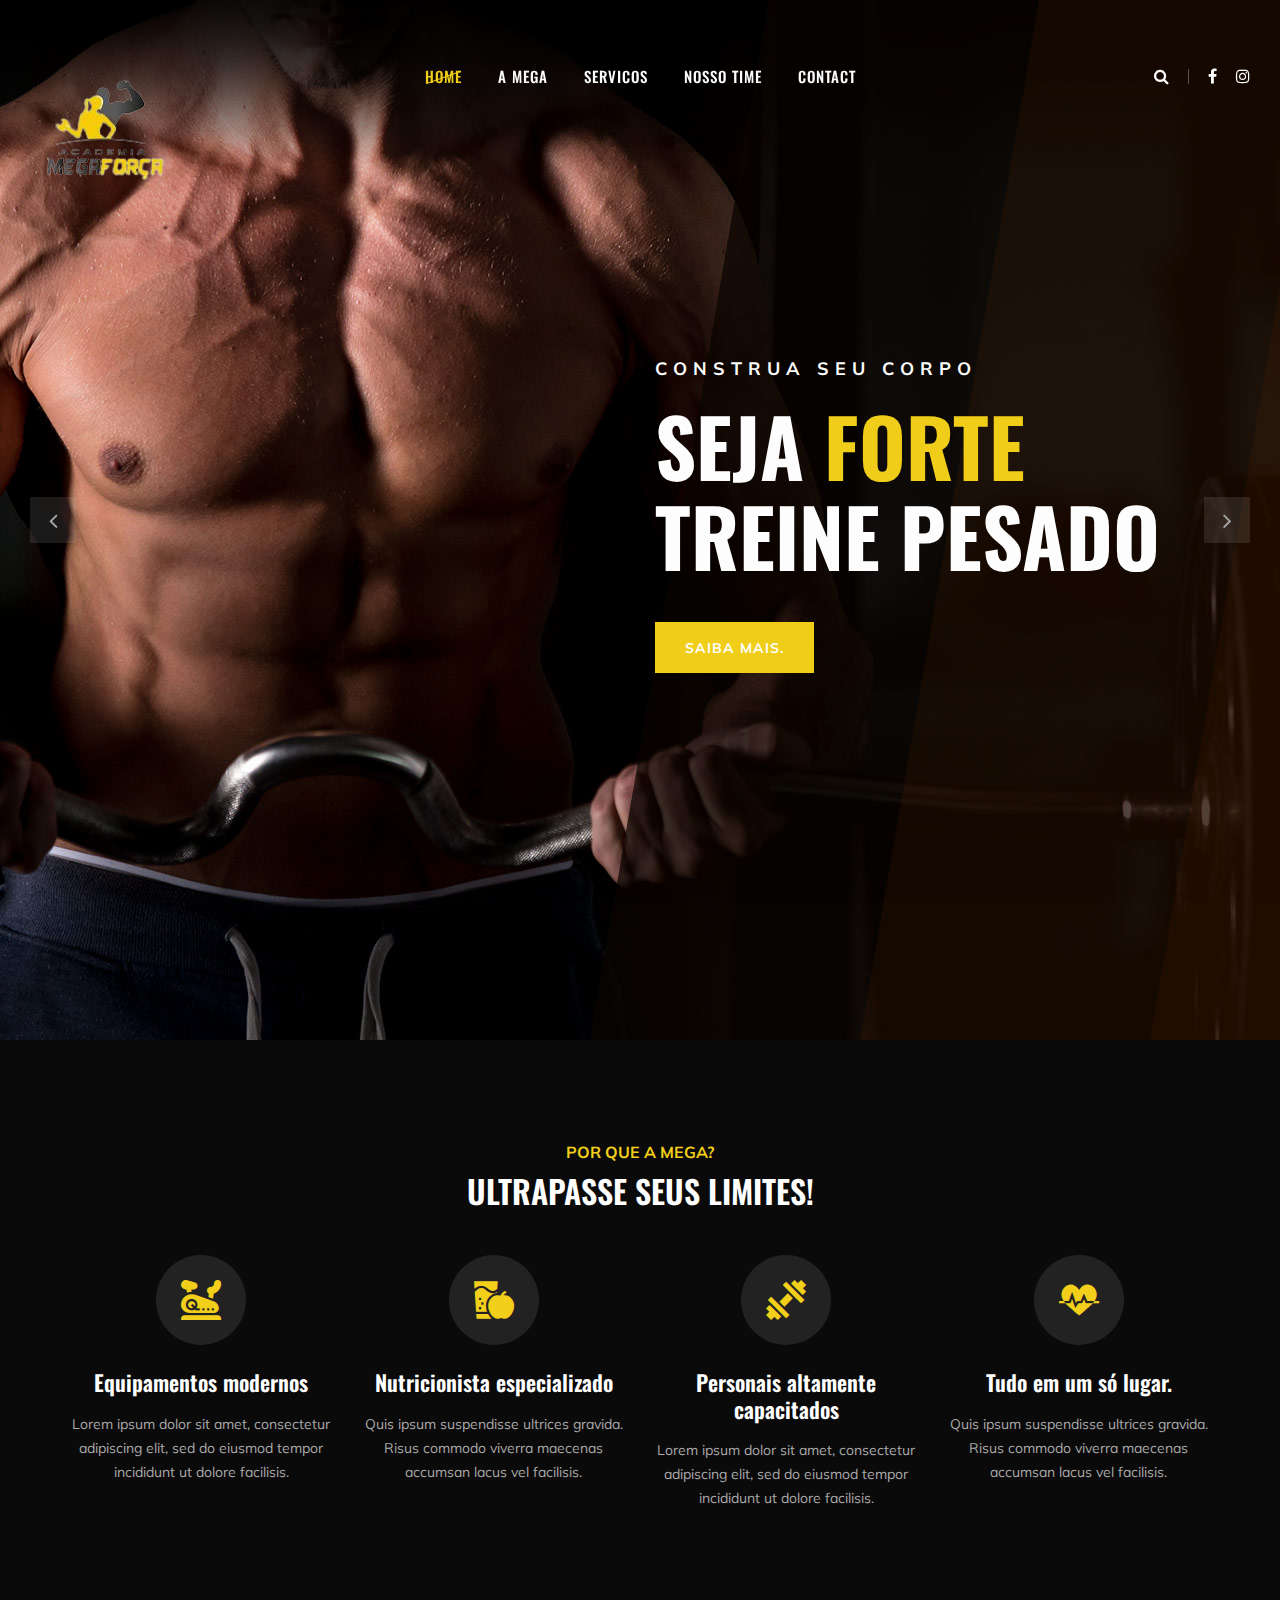
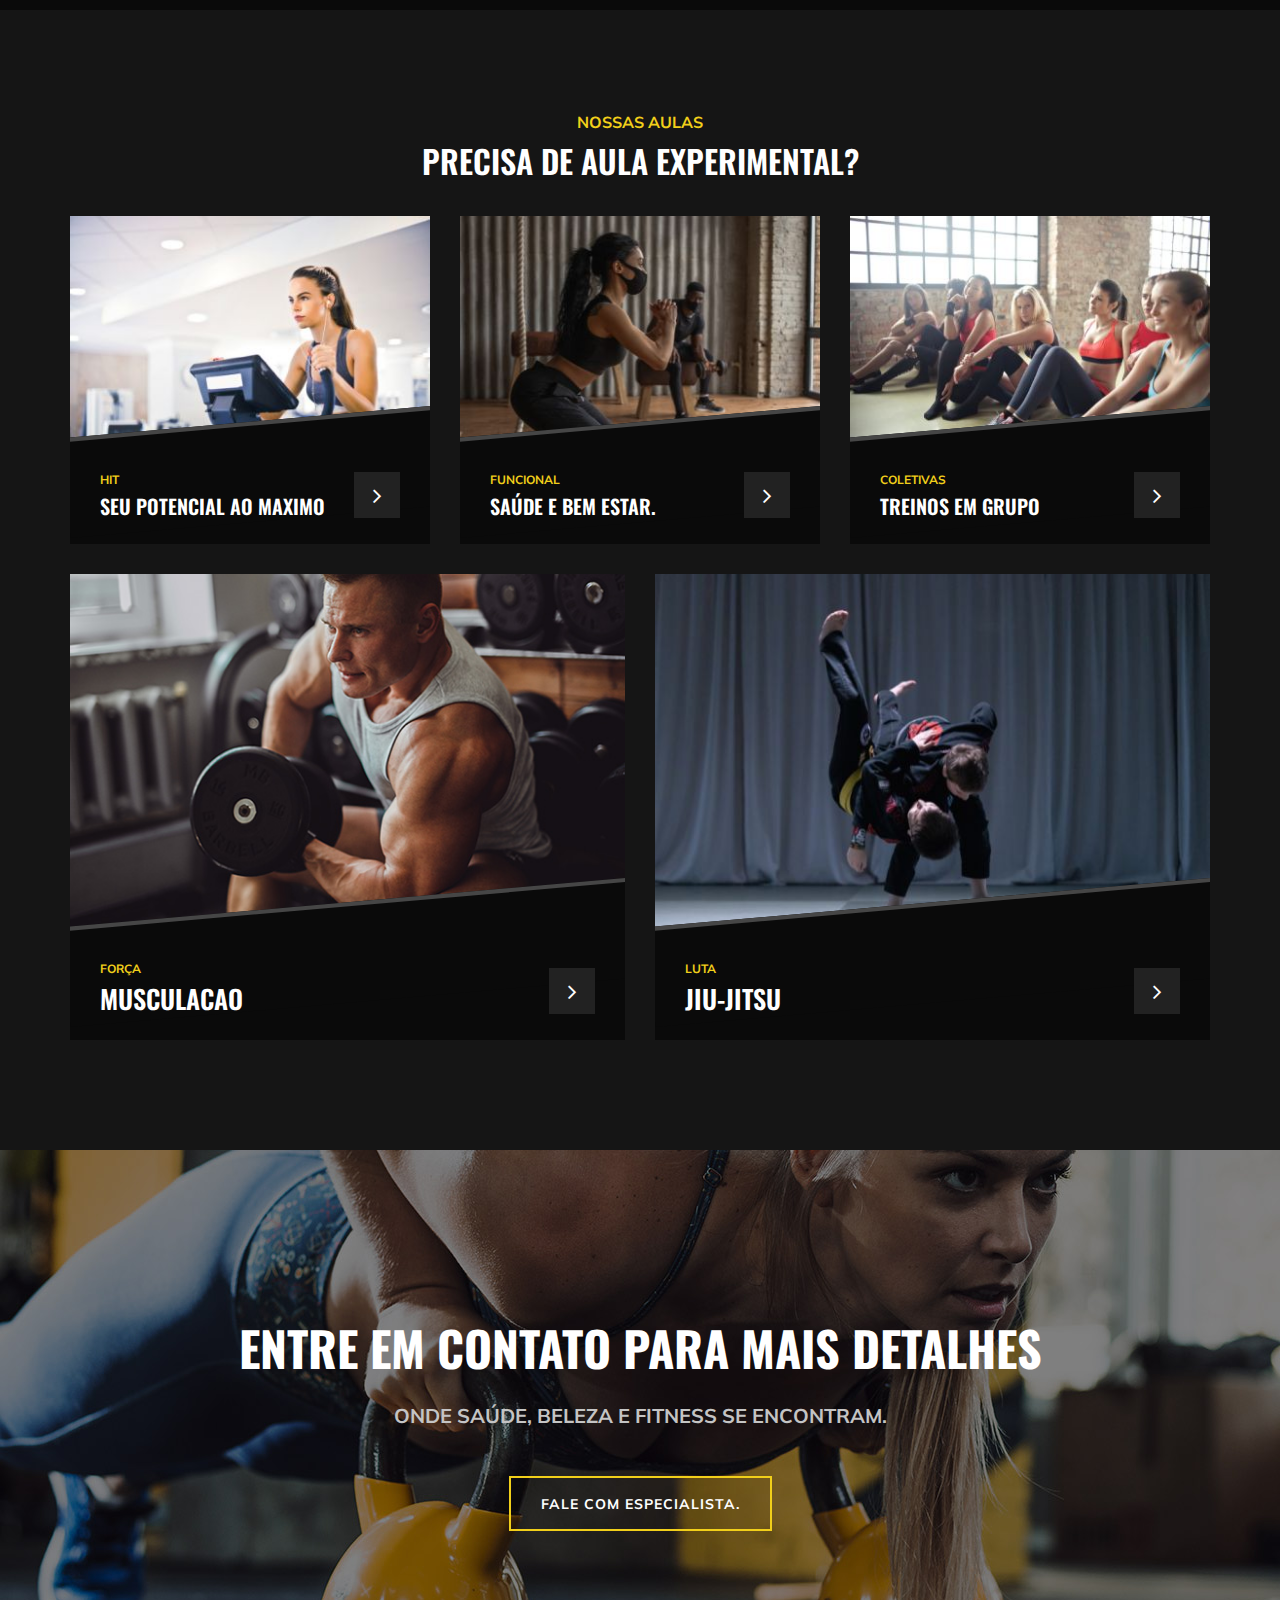
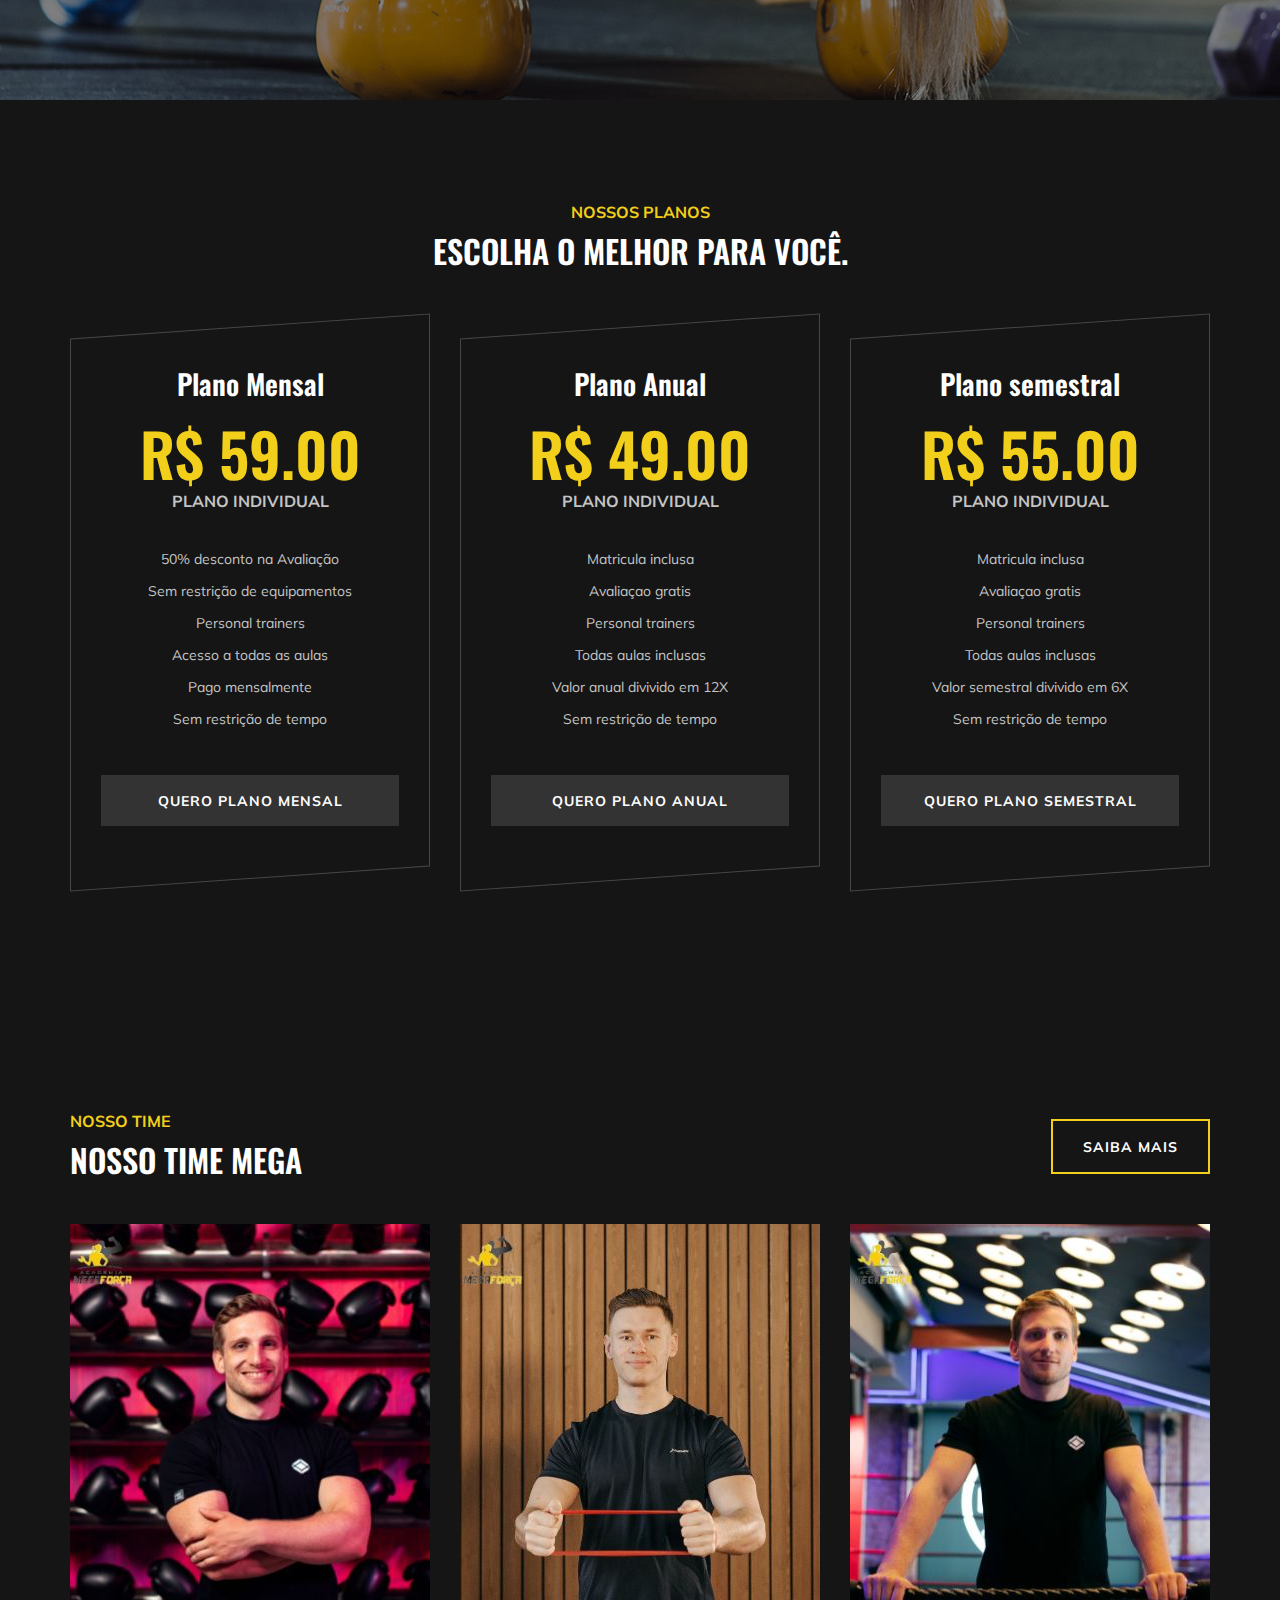
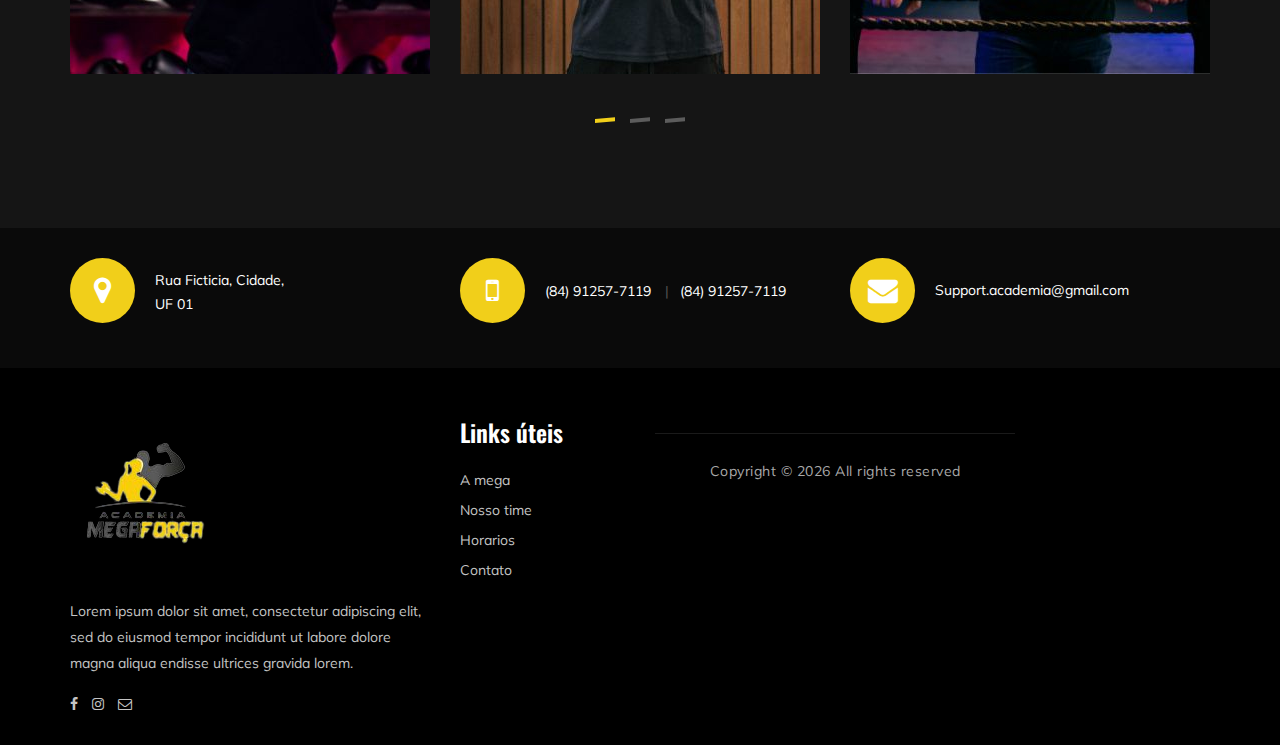
<file: index.html>
<!DOCTYPE html>
<html lang="pt-br">
  <head>
    <meta charset="UTF-8" />
    <meta name="description" content="Academia Mega Forca Goianinha" />
    <meta name="description" content="Personal Trainer" />
    <meta name="description" content="Musculacao" />
    <meta name="viewport" content="width=device-width, initial-scale=1.0" />
    <meta http-equiv="X-UA-Compatible" content="ie=edge" />
    <title>Academia Mega forca</title>

    <!-- Google Font -->
    <link
      href="https://fonts.googleapis.com/css?family=Muli:300,400,500,600,700,800,900&display=swap"
      rel="stylesheet"
    />
    <link
      href="https://fonts.googleapis.com/css?family=Oswald:300,400,500,600,700&display=swap"
      rel="stylesheet"
    />

    <!-- Css Styles -->
    <link rel="stylesheet" href="css/bootstrap.min.css" type="text/css" />
    <link rel="stylesheet" href="css/font-awesome.min.css" type="text/css" />
    <link rel="stylesheet" href="css/flaticon.css" type="text/css" />
    <link rel="stylesheet" href="css/owl.carousel.min.css" type="text/css" />
    <link rel="stylesheet" href="css/barfiller.css" type="text/css" />
    <link rel="stylesheet" href="css/magnific-popup.css" type="text/css" />
    <link rel="stylesheet" href="css/slicknav.min.css" type="text/css" />
    <link rel="stylesheet" href="css/style.css" type="text/css" />
    <link rel="shortcut icon" href="img/mega.png" type="image/x-icon">
  </head>

  <body>
    <!-- Page Preloder -->
    <div id="preloder">
      <div class="loader"></div>
    </div>

    <!-- Offcanvas Menu Section Begin -->
    <div class="offcanvas-menu-overlay"></div>
    <div class="offcanvas-menu-wrapper">
      <div class="canvas-close">
        <i class="fa fa-close"></i>
      </div>
      <div class="canvas-search search-switch">
        <i class="fa fa-search"></i>
      </div>
      <nav class="canvas-menu mobile-menu">
        <ul>
          <li><a href="./index.html">Home</a></li>
          <li><a href="./about-us.html">A Mega</a></li>
          <li><a href="./services.html">Servicos</a></li>
          <li><a href="./team.html">Nosso Time</a></li>
          <li><a href="./contact.html">Contato</a></li>
        </ul>
      </nav>
      <div id="mobile-menu-wrap"></div>
      <div class="canvas-social">
        <a href="#"><i class="fa fa-facebook"></i></a>
        <a href="#"><i class="fa fa-instagram"></i></a>
      </div>
    </div>
    <!-- Offcanvas Menu Section End -->

    <!-- Header Section Begin -->
    <header class="header-section">
      <div class="container-fluid">
        <div class="row">
          <div class="col-lg-3">
            <div class="logo">
              <a href="./index.html">
                <img src="img/mega.png" alt="" />
              </a>
            </div>
          </div>
          <div class="col-lg-6">
            <nav class="nav-menu">
              <ul>
                <li class="active"><a href="./index.html">Home</a></li>
                <li><a href="./about-us.html">A Mega</a></li>
                <li><a href="./services.html">Servicos</a></li>
                <li><a href="./team.html">Nosso Time</a></li>
                <li><a href="./contact.html">Contact</a></li>
              </ul>
            </nav>
          </div>
          <div class="col-lg-3">
            <div class="top-option">
              <div class="to-search search-switch">
                <i class="fa fa-search"></i>
              </div>
              <div class="to-social">
                <a href="#"><i class="fa fa-facebook"></i></a>
                <a href="#"><i class="fa fa-instagram"></i></a>
              </div>
            </div>
          </div>
        </div>
        <div class="canvas-open">
          <i class="fa fa-bars"></i>
        </div>
      </div>
    </header>
    <!-- Header End -->

    <!-- Hero Section Begin -->
    <section class="hero-section">
      <div class="hs-slider owl-carousel">
        <div class="hs-item set-bg" data-setbg="img/hero/hero-1.jpg">
          <div class="container">
            <div class="row">
              <div class="col-lg-6 offset-lg-6">
                <div class="hi-text">
                  <span>Construa seu corpo</span>
                  <h1>Seja <strong>Forte</strong> Treine Pesado</h1>
                  <a href="#" class="primary-btn">Saiba mais.</a>
                </div>
              </div>
            </div>
          </div>
        </div>
        <div class="hs-item set-bg" data-setbg="img/hero/hero-2.jpg">
          <div class="container">
            <div class="row">
              <div class="col-lg-6 offset-lg-6">
                <div class="hi-text">
                  <span>Construa seu corpo</span>
                  <h1>Seja <strong>Forte</strong> Treine Pesado</h1>
                  <a href="#" class="primary-btn">Saiba mais.</a>
                </div>
              </div>
            </div>
          </div>
        </div>
      </div>
    </section>
    <!-- Hero Section End -->

    <!-- ChoseUs Section Begin -->
    <section class="choseus-section spad">
      <div class="container">
        <div class="row">
          <div class="col-lg-12">
            <div class="section-title">
              <span>Por que a Mega?</span>
              <h2>Ultrapasse seus limites!</h2>
            </div>
          </div>
        </div>
        <div class="row">
          <div class="col-lg-3 col-sm-6">
            <div class="cs-item">
              <span class="flaticon-034-stationary-bike"></span>
              <h4>Equipamentos modernos</h4>
              <p>
                Lorem ipsum dolor sit amet, consectetur adipiscing elit, sed do
                eiusmod tempor incididunt ut dolore facilisis.
              </p>
            </div>
          </div>
          <div class="col-lg-3 col-sm-6">
            <div class="cs-item">
              <span class="flaticon-033-juice"></span>
              <h4>Nutricionista especializado</h4>
              <p>
                Quis ipsum suspendisse ultrices gravida. Risus commodo viverra
                maecenas accumsan lacus vel facilisis.
              </p>
            </div>
          </div>
          <div class="col-lg-3 col-sm-6">
            <div class="cs-item">
              <span class="flaticon-002-dumbell"></span>
              <h4>Personais altamente capacitados</h4>
              <p>
                Lorem ipsum dolor sit amet, consectetur adipiscing elit, sed do
                eiusmod tempor incididunt ut dolore facilisis.
              </p>
            </div>
          </div>
          <div class="col-lg-3 col-sm-6">
            <div class="cs-item">
              <span class="flaticon-014-heart-beat"></span>
              <h4>Tudo em um só lugar.</h4>
              <p>
                Quis ipsum suspendisse ultrices gravida. Risus commodo viverra
                maecenas accumsan lacus vel facilisis.
              </p>
            </div>
          </div>
        </div>
      </div>
    </section>
    <!-- ChoseUs Section End -->

    <!-- Classes Section Begin -->
    <section class="classes-section spad">
      <div class="container">
        <div class="row">
          <div class="col-lg-12">
            <div class="section-title">
              <span>Nossas Aulas</span>
              <h2>Precisa de aula experimental?</h2>
            </div>
          </div>
        </div>
        <div class="row">
          <div class="col-lg-4 col-md-6">
            <div class="class-item">
              <div class="ci-pic">
                <img src="img/classes/class-1.jpg" alt="" />
              </div>
              <div class="ci-text">
                <span>HIT</span>
                <h5>Seu potencial ao maximo</h5>
                <a href="#"><i class="fa fa-angle-right"></i></a>
              </div>
            </div>
          </div>
          <div class="col-lg-4 col-md-6">
            <div class="class-item">
              <div class="ci-pic">
                <img src="img/classes/class-2.jpg" alt="" />
              </div>
              <div class="ci-text">
                <span>Funcional</span>
                <h5>Saúde e bem estar.</h5>
                <a href="#"><i class="fa fa-angle-right"></i></a>
              </div>
            </div>
          </div>
          <div class="col-lg-4 col-md-6">
            <div class="class-item">
              <div class="ci-pic">
                <img src="img/classes/class-3.jpg" alt="" />
              </div>
              <div class="ci-text">
                <span>Coletivas</span>
                <h5>Treinos em grupo</h5>
                <a href="#"><i class="fa fa-angle-right"></i></a>
              </div>
            </div>
          </div>
          <div class="col-lg-6 col-md-6">
            <div class="class-item">
              <div class="ci-pic">
                <img src="img/classes/class-4.jpg" alt="" />
              </div>
              <div class="ci-text">
                <span>Força</span>
                <h4>Musculacao</h4>
                <a href="#"><i class="fa fa-angle-right"></i></a>
              </div>
            </div>
          </div>
          <div class="col-lg-6">
            <div class="class-item">
              <div class="ci-pic">
                <img src="img/classes/class-5.jpg" alt="" />
              </div>
              <div class="ci-text">
                <span>Luta</span>
                <h4>Jiu-jitsu</h4>
                <a href="#"><i class="fa fa-angle-right"></i></a>
              </div>
            </div>
          </div>
        </div>
      </div>
    </section>
    <!-- ChoseUs Section End -->

    <!-- Banner Section Begin -->
    <section class="banner-section set-bg" data-setbg="img/banner-bg.jpg">
      <div class="container">
        <div class="row">
          <div class="col-lg-12 text-center">
            <div class="bs-text">
              <h2>Entre em contato para mais detalhes</h2>
              <div class="bt-tips">
                Onde saúde, beleza e fitness se encontram.
              </div>
              <a href="#" class="primary-btn btn-normal"
                >Fale com especialista.</a
              >
            </div>
          </div>
        </div>
      </div>
    </section>
    <!-- Banner Section End -->

    <!-- Pricing Section Begin -->
    <section class="pricing-section spad">
      <div class="container">
        <div class="row">
          <div class="col-lg-12">
            <div class="section-title">
              <span>Nossos Planos</span>
              <h2>Escolha o melhor para você.</h2>
            </div>
          </div>
        </div>
        <div class="row justify-content-center">
          <div class="col-lg-4 col-md-8">
            <div class="ps-item">
              <h3>Plano Mensal</h3>
              <div class="pi-price">
                <h2>R$ 59.00</h2>
                <span>Plano individual</span>
              </div>
              <ul>
                <li>50% desconto na Avaliação</li>
                <li>Sem restrição de equipamentos</li>
                <li>Personal trainers</li>
                <li>Acesso a todas as aulas</li>
                <li>Pago mensalmente</li>
                <li>Sem restrição de tempo</li>
              </ul>
              <a href="#" class="primary-btn pricing-btn">Quero plano mensal</a>
              <a href="#" class="thumb-icon"><i class="fa fa-picture-o"></i></a>
            </div>
          </div>
          <div class="col-lg-4 col-md-8">
            <div class="ps-item">
              <h3>Plano Anual</h3>
              <div class="pi-price">
                <h2>R$ 49.00</h2>
                <span>Plano individual</span>
              </div>
              <ul>
                <li>Matricula inclusa</li>
                <li>Avaliaçao gratis</li>
                <li>Personal trainers</li>
                <li>Todas aulas inclusas</li>
                <li>Valor anual divivido em 12X</li>
                <li>Sem restrição de tempo</li>
              </ul>
              <a href="#" class="primary-btn pricing-btn">Quero plano anual</a>
              <a href="#" class="thumb-icon"><i class="fa fa-picture-o"></i></a>
            </div>
          </div>
          <div class="col-lg-4 col-md-8">
            <div class="ps-item">
              <h3>Plano semestral</h3>
              <div class="pi-price">
                <h2>R$ 55.00</h2>
                <span>Plano individual</span>
              </div>
              <ul>
                <li>Matricula inclusa</li>
                <li>Avaliaçao gratis</li>
                <li>Personal trainers</li>
                <li>Todas aulas inclusas</li>
                <li>Valor semestral divivido em 6X</li>
                <li>Sem restrição de tempo</li>
              </ul>
              <a href="#" class="primary-btn pricing-btn"
                >Quero plano semestral</a
              >
              <a href="#" class="thumb-icon"><i class="fa fa-picture-o"></i></a>
            </div>
          </div>
        </div>
      </div>
    </section>
    <!-- Pricing Section End -->

    

    <!-- Team Section Begin -->
    <section class="team-section spad">
      <div class="container">
        <div class="row">
          <div class="col-lg-12">
            <div class="team-title">
              <div class="section-title">
                <span>Nosso time</span>
                <h2>Nosso time Mega</h2>
              </div>
              <a href="#" class="primary-btn btn-normal appoinment-btn"
                >Saiba mais</a
              >
            </div>
          </div>
        </div>
        <div class="row">
          <div class="ts-slider owl-carousel">
            <div class="col-lg-4">
              <div class="ts-item set-bg" data-setbg="img/team/team-1.jpg">
                <div class="ts_text">
                  <h4>Nome Sobreome</h4>
                  <span>Função</span>
                </div>
              </div>
            </div>
            <div class="col-lg-4">
              <div class="ts-item set-bg" data-setbg="img/team/team-2.jpg">
                <div class="ts_text">
                  <h4>Nome Sobreome</h4>
                  <span>Função</span>
                </div>
              </div>
            </div>
            <div class="col-lg-4">
              <div class="ts-item set-bg" data-setbg="img/team/team-3.jpg">
                <div class="ts_text">
                  <h4>Nome Sobreome</h4>
                  <span>Função</span>
                </div>
              </div>
            </div>
            <div class="col-lg-4">
              <div class="ts-item set-bg" data-setbg="img/team/team-4.jpg">
                <div class="ts_text">
                  <h4>Nome Sobreome</h4>
                  <span>Função</span>
                </div>
              </div>
            </div>
            <div class="col-lg-4">
              <div class="ts-item set-bg" data-setbg="img/team/team-5.jpg">
                <div class="ts_text">
                  <h4>Nome Sobreome</h4>
                  <span>Função</span>
                </div>
              </div>
            </div>
            <div class="col-lg-4">
              <div class="ts-item set-bg" data-setbg="img/team/team-6.jpg">
                <div class="ts_text">
                  <h4>Nome Sobreome</h4>
                  <span>Função</span>
                </div>
              </div>
            </div>
          </div>
        </div>
      </div>
    </section>
    <!-- Team Section End -->

    <!-- Get In Touch Section Begin -->
    <div class="gettouch-section">
      <div class="container">
        <div class="row">
          <div class="col-md-4">
            <div class="gt-text">
              <i class="fa fa-map-marker"></i>
              <p>
                Rua Ficticia, Cidade,<br />
                UF 01
              </p>
            </div>
          </div>
          <div class="col-md-4">
            <div class="gt-text">
              <i class="fa fa-mobile"></i>
              <ul>
                <li>(84) 91257-7119</li>
                <li>(84) 91257-7119</li>
              </ul>
            </div>
          </div>
          <div class="col-md-4">
            <div class="gt-text email">
              <i class="fa fa-envelope"></i>
              <p>Support.academia@gmail.com</p>
            </div>
          </div>
        </div>
      </div>
    </div>
    <!-- Get In Touch Section End -->

    <!-- Footer Section Begin -->
    <section class="footer-section">
      <div class="container">
        <div class="row">
          <div class="col-lg-4">
            <div class="fs-about">
              <div class="fa-logo">
                <a href="#"><img src="img/mega.png" alt="" /></a>
              </div>
              <p>
                Lorem ipsum dolor sit amet, consectetur adipiscing elit, sed do
                eiusmod tempor incididunt ut labore dolore magna aliqua endisse
                ultrices gravida lorem.
              </p>
              <div class="fa-social">
                <a href="#"><i class="fa fa-facebook"></i></a>
                <a href="#"><i class="fa fa-instagram"></i></a>
                <a href="#"><i class="fa fa-envelope-o"></i></a>
              </div>
            </div>
          </div>
          <div class="col-lg-2 col-md-3 col-sm-6">
            <div class="fs-widget">
              <h4>Links úteis</h4>
              <ul>
                <li><a href="#">A mega</a></li>
                <li><a href="#">Nosso time</a></li>
                <li><a href="#">Horarios</a></li>
                <li><a href="#">Contato</a></li>
              </ul>
            </div>
          </div>
          
          <div class="col-lg-4 col-md-6">
           
        <div class="row">
          <div class="col-lg-12 text-center">
            <div class="copyright-text">
              <p>
                
                Copyright &copy;
                <script>
                  document.write(new Date().getFullYear())
                </script>
                All rights reserved 
              </p>
            </div>
          </div>
        </div>
      </div>
    </section>
    <!-- Footer Section End -->

    <!-- Search model Begin -->
    <div class="search-model">
      <div class="h-100 d-flex align-items-center justify-content-center">
        <div class="search-close-switch">+</div>
        <form class="search-model-form">
          <input type="text" id="search-input" placeholder="Pesquise....." />
        </form>
      </div>
    </div>
    <!-- Search model end -->

    <!-- Js Plugins -->
    <script src="js/jquery-3.3.1.min.js"></script>
    <script src="js/bootstrap.min.js"></script>
    <script src="js/jquery.magnific-popup.min.js"></script>
    <script src="js/masonry.pkgd.min.js"></script>
    <script src="js/jquery.barfiller.js"></script>
    <script src="js/jquery.slicknav.js"></script>
    <script src="js/owl.carousel.min.js"></script>
    <script src="js/main.js"></script>
  </body>
</html>
</file>
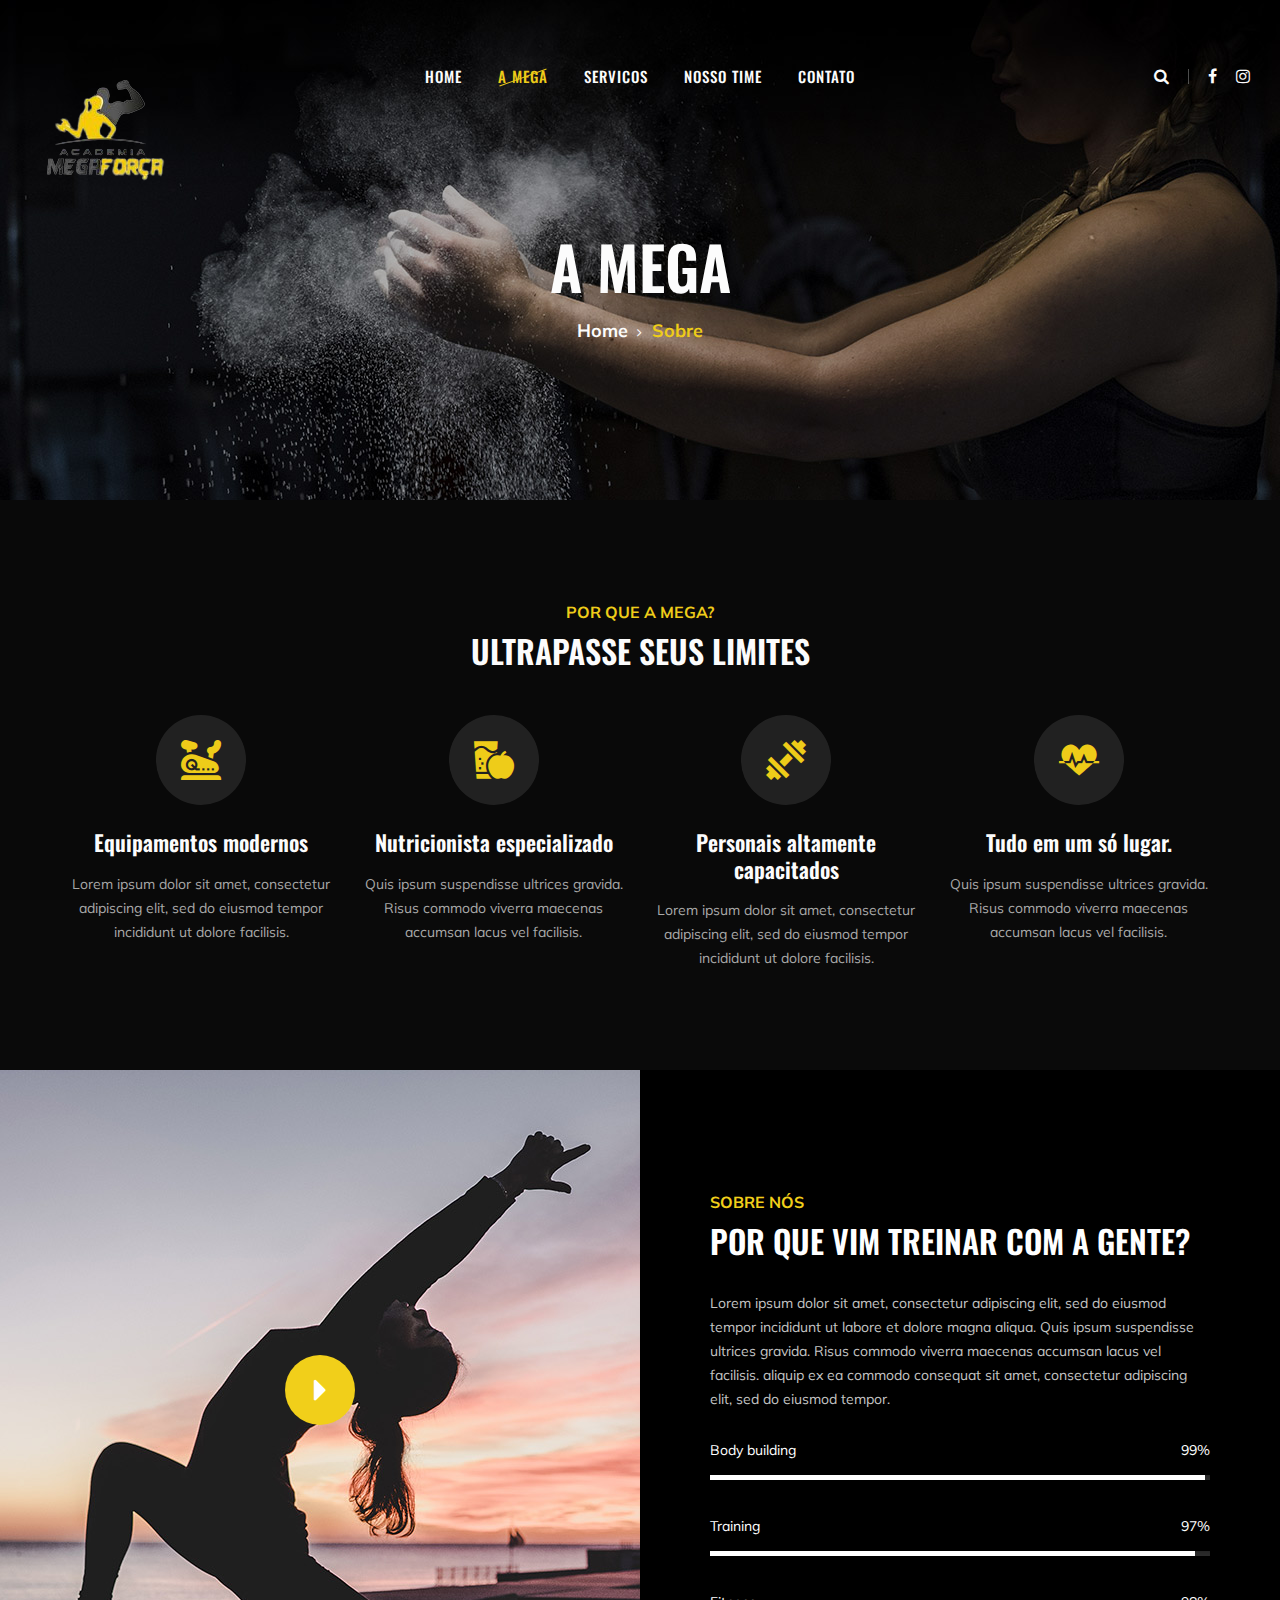
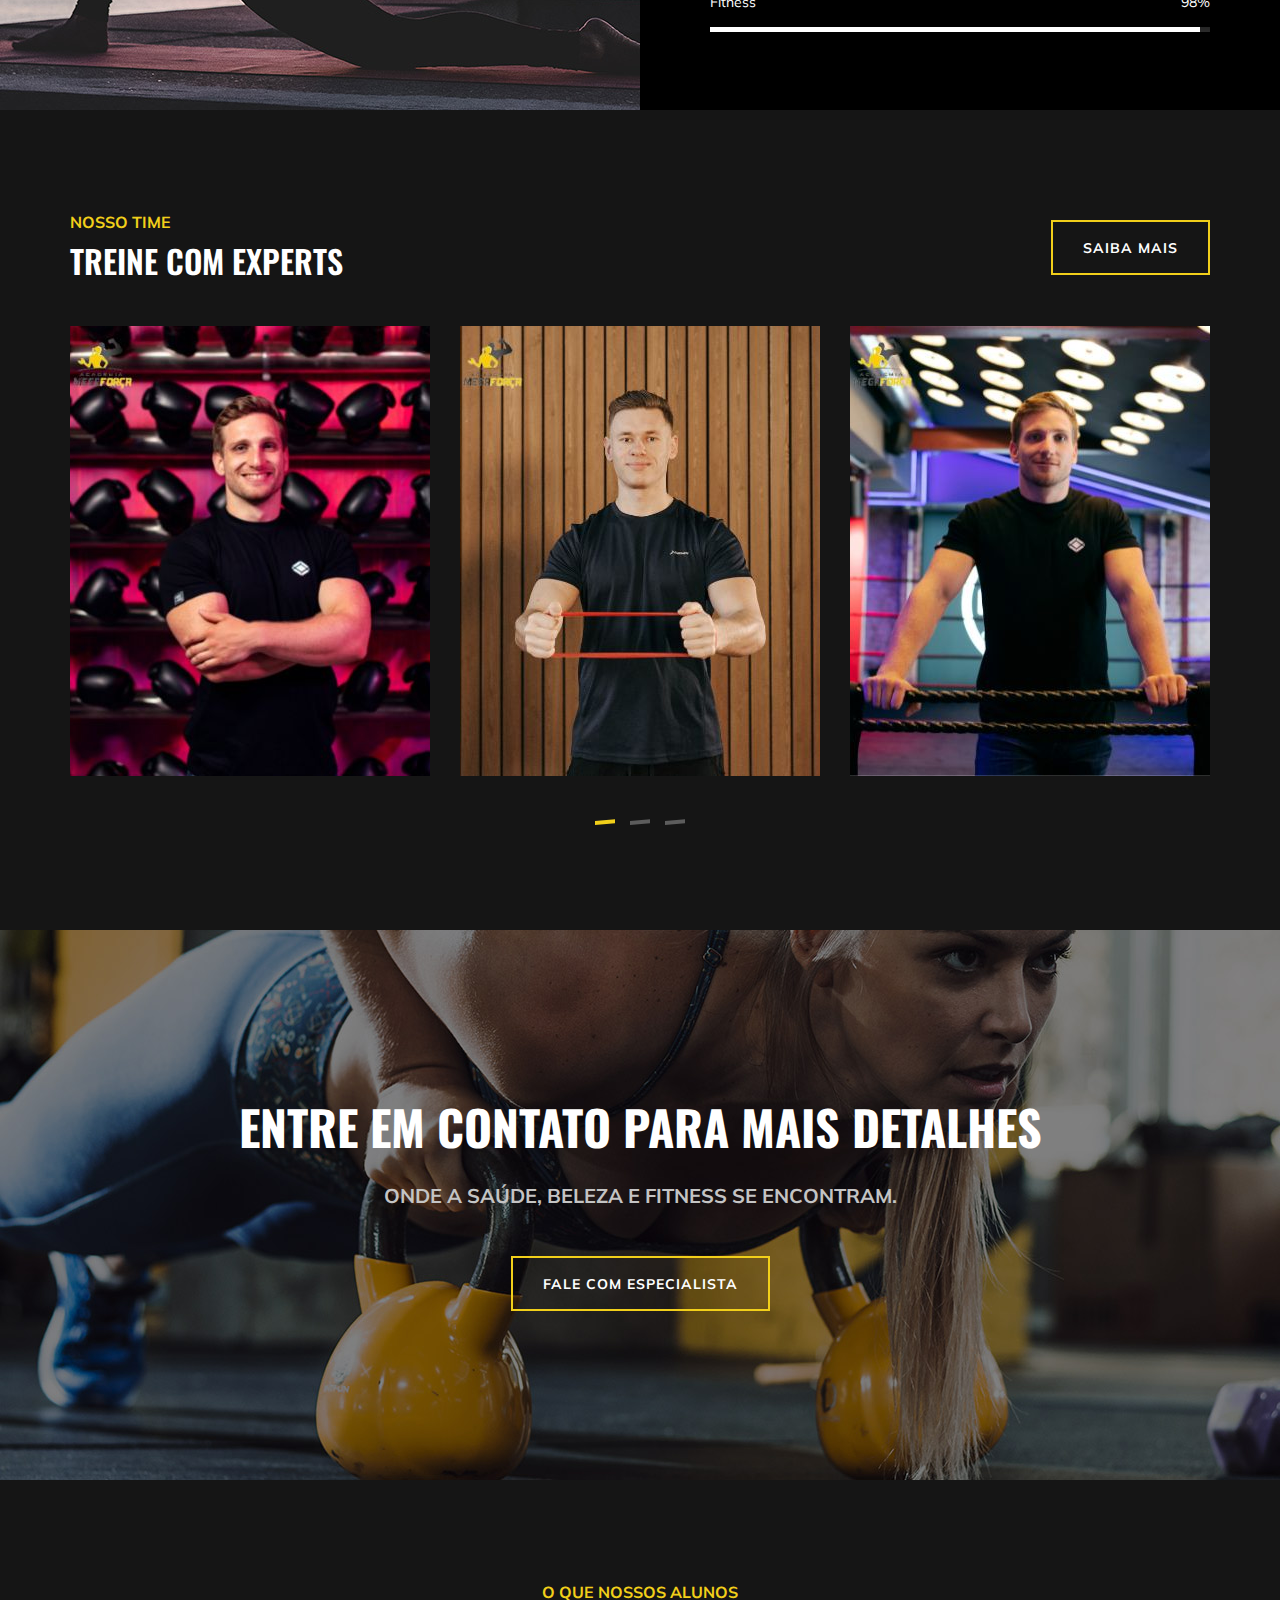
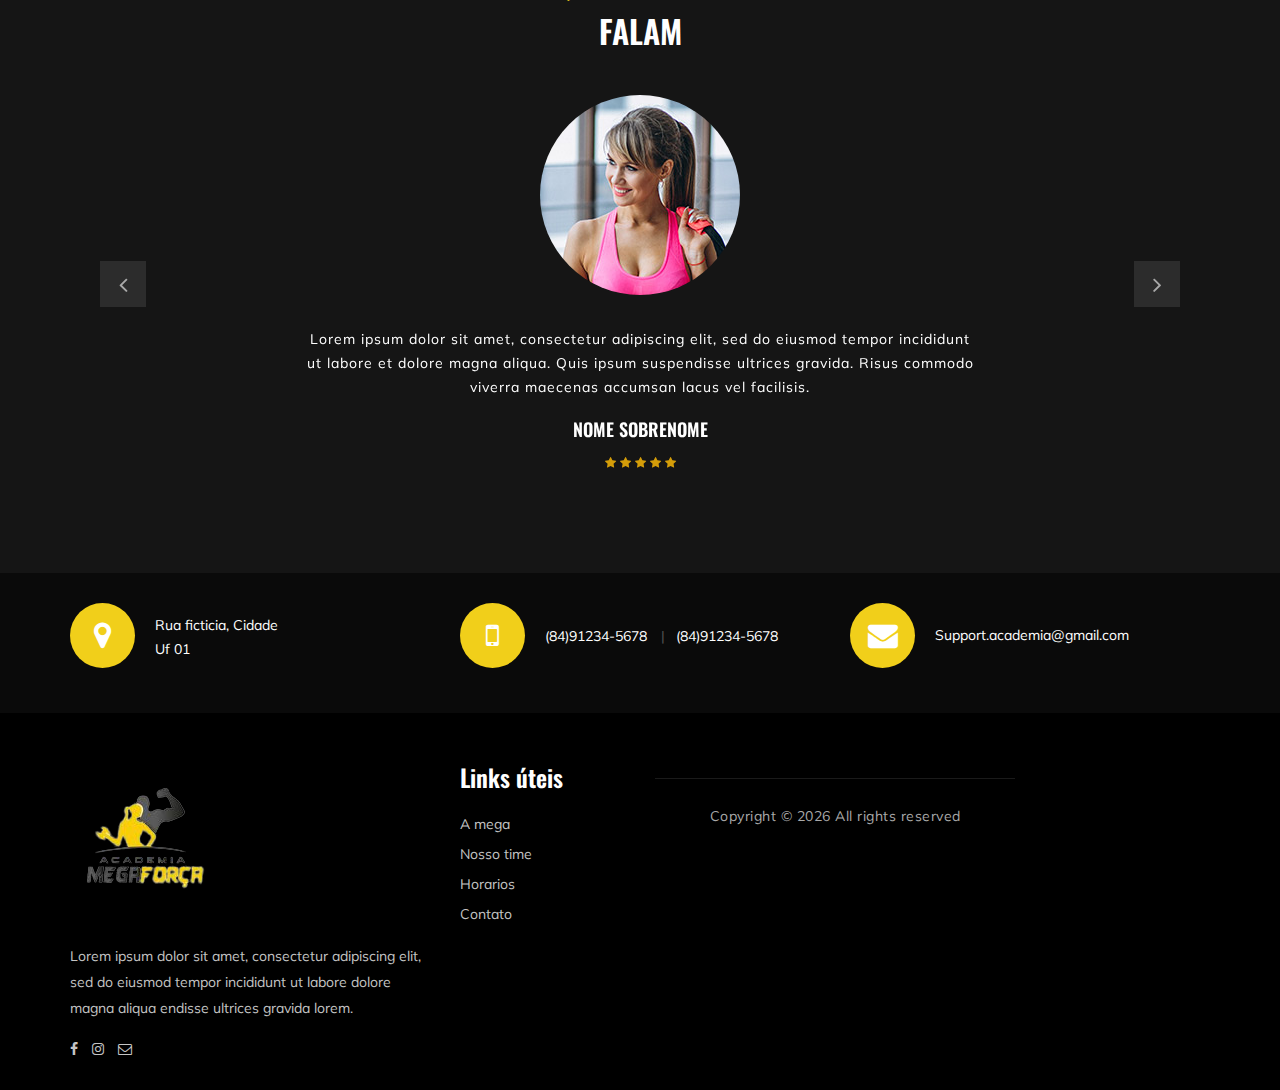
<file: about-us.html>
<!DOCTYPE html>
<html lang="zxx">

<head>
    <head>
        <meta charset="UTF-8" />
        <meta name="description" content="Academia Mega Forca Goianinha" />
        <meta name="description" content="Personal Trainer" />
        <meta name="description" content="Musculacao" />
        <meta name="viewport" content="width=device-width, initial-scale=1.0" />
        <meta http-equiv="X-UA-Compatible" content="ie=edge" />
        <title>Academia Mega forca Sobre </title>
    
        <!-- Google Font -->
        <link
          href="https://fonts.googleapis.com/css?family=Muli:300,400,500,600,700,800,900&display=swap"
          rel="stylesheet"
        />
        <link
          href="https://fonts.googleapis.com/css?family=Oswald:300,400,500,600,700&display=swap"
          rel="stylesheet"
        />
    
        <!-- Css Styles -->
        <link rel="stylesheet" href="css/bootstrap.min.css" type="text/css" />
        <link rel="stylesheet" href="css/font-awesome.min.css" type="text/css" />
        <link rel="stylesheet" href="css/flaticon.css" type="text/css" />
        <link rel="stylesheet" href="css/owl.carousel.min.css" type="text/css" />
        <link rel="stylesheet" href="css/barfiller.css" type="text/css" />
        <link rel="stylesheet" href="css/magnific-popup.css" type="text/css" />
        <link rel="stylesheet" href="css/slicknav.min.css" type="text/css" />
        <link rel="stylesheet" href="css/style.css" type="text/css" />
        <link rel="shortcut icon" href="img/mega.png" type="image/x-icon">
      </head>

<body>
    <!-- Page Preloder -->
    <div id="preloder">
        <div class="loader"></div>
    </div>

 <!-- Offcanvas Menu Section Begin -->
 <div class="offcanvas-menu-overlay"></div>
 <div class="offcanvas-menu-wrapper">
   <div class="canvas-close">
     <i class="fa fa-close"></i>
   </div>
   <div class="canvas-search search-switch">
     <i class="fa fa-search"></i>
   </div>
   <nav class="canvas-menu mobile-menu">
     <ul>
       <li><a href="./index.html">Home</a></li>
       <li><a href="./about-us.html">A Mega</a></li>
       <li><a href="./services.html">Servicos</a></li>
       <li><a href="./team.html">Nosso Time</a></li>
       <li><a href="./contact.html">Contato</a></li>
     </ul>
   </nav>
   <div id="mobile-menu-wrap"></div>
   <div class="canvas-social">
     <a href="#"><i class="fa fa-facebook"></i></a>
     <a href="#"><i class="fa fa-instagram"></i></a>
   </div>
 </div>
 <!-- Offcanvas Menu Section End -->

 <!-- Header Section Begin -->
 <header class="header-section">
   <div class="container-fluid">
     <div class="row">
       <div class="col-lg-3">
         <div class="logo">
           <a href="./index.html">
             <img src="img/mega.png" alt="" />
           </a>
         </div>
       </div>
       <div class="col-lg-6">
         <nav class="nav-menu">
           <ul>
             <li><a href="./index.html">Home</a></li>
             <li class="active"><a href="./about-us.html">A Mega</a></li>
             <li><a href="./services.html">Servicos</a></li>
             <li><a href="./team.html">Nosso Time</a></li>
             <li><a href="./contact.html">Contato</a></li>
           </ul>
         </nav>
       </div>
       <div class="col-lg-3">
         <div class="top-option">
           <div class="to-search search-switch">
             <i class="fa fa-search"></i>
           </div>
           <div class="to-social">
             <a href="#"><i class="fa fa-facebook"></i></a>
             <a href="#"><i class="fa fa-instagram"></i></a>
           </div>
         </div>
       </div>
     </div>
     <div class="canvas-open">
       <i class="fa fa-bars"></i>
     </div>
   </div>
 </header>
    <!-- Header End -->

    <!-- Breadcrumb Section Begin -->
    <section class="breadcrumb-section set-bg" data-setbg="img/breadcrumb-bg.jpg">
        <div class="container">
            <div class="row">
                <div class="col-lg-12 text-center">
                    <div class="breadcrumb-text">
                        <h2>A Mega</h2>
                        <div class="bt-option">
                            <a href="./index.html">Home</a>
                            <span>Sobre</span>
                        </div>
                    </div>
                </div>
            </div>
        </div>
    </section>
    <!-- Breadcrumb Section End -->

    <!-- ChoseUs Section Begin -->
    <section class="choseus-section spad">
        <div class="container">
            <div class="row">
                <div class="col-lg-12">
                    <div class="section-title">
                        <span>Por que a Mega?</span>
                        <h2>Ultrapasse seus limites</h2>
                    </div>
                </div>
            </div>
            <div class="row">
                <div class="col-lg-3 col-sm-6">
                    <div class="cs-item">
                        <span class="flaticon-034-stationary-bike"></span>
                        <h4>Equipamentos modernos
                        </h4>
                        <p>Lorem ipsum dolor sit amet, consectetur adipiscing elit, sed do eiusmod tempor incididunt ut
                            dolore facilisis.</p>
                    </div>
                </div>
                <div class="col-lg-3 col-sm-6">
                    <div class="cs-item">
                        <span class="flaticon-033-juice"></span>
                        <h4>Nutricionista especializado</h4>
                        <p>Quis ipsum suspendisse ultrices gravida. Risus commodo viverra maecenas accumsan lacus vel
                            facilisis.</p>
                    </div>
                </div>
                <div class="col-lg-3 col-sm-6">
                    <div class="cs-item">
                        <span class="flaticon-002-dumbell"></span>
                        <h4>Personais altamente capacitados
                        </h4>
                        <p>Lorem ipsum dolor sit amet, consectetur adipiscing elit, sed do eiusmod tempor incididunt ut
                            dolore facilisis.</p>
                    </div>
                </div>
                <div class="col-lg-3 col-sm-6">
                    <div class="cs-item">
                        <span class="flaticon-014-heart-beat"></span>
                        <h4>Tudo em um só lugar.
                        </h4>
                        <p>Quis ipsum suspendisse ultrices gravida. Risus commodo viverra maecenas accumsan lacus vel
                            facilisis.</p>
                    </div>
                </div>
            </div>
        </div>
    </section>
    <!-- ChoseUs Section End -->

    <!-- About US Section Begin -->
    <section class="aboutus-section">
        <div class="container-fluid">
            <div class="row">
                <div class="col-lg-6 p-0">
                    <div class="about-video set-bg" data-setbg="img/about-us.jpg">
                        <a href="https://www.youtube.com/watch?v=EzKkl64rRbM" class="play-btn video-popup"><i
                                class="fa fa-caret-right"></i></a>
                    </div>
                </div>
                <div class="col-lg-6 p-0">
                    <div class="about-text">
                        <div class="section-title">
                            <span>Sobre Nós</span>
                            <h2>Por que vim treinar com a gente?</h2>
                        </div>
                        <div class="at-desc">
                            <p>Lorem ipsum dolor sit amet, consectetur adipiscing elit, sed do eiusmod tempor incididunt
                                ut labore et dolore magna aliqua. Quis ipsum suspendisse ultrices gravida. Risus commodo
                                viverra maecenas accumsan lacus vel facilisis. aliquip ex ea commodo consequat sit amet,
                                consectetur adipiscing elit, sed do eiusmod tempor.</p>
                        </div>
                        <div class="about-bar">
                            <div class="ab-item">
                                <p>Body building</p>
                                <div id="bar1" class="barfiller">
                                    <span class="fill" data-percentage="99"></span>
                                    <div class="tipWrap">
                                        <span class="tip"></span>
                                    </div>
                                </div>
                            </div>
                            <div class="ab-item">
                                <p>Training</p>
                                <div id="bar2" class="barfiller">
                                    <span class="fill" data-percentage="97"></span>
                                    <div class="tipWrap">
                                        <span class="tip"></span>
                                    </div>
                                </div>
                            </div>
                            <div class="ab-item">
                                <p>Fitness</p>
                                <div id="bar3" class="barfiller">
                                    <span class="fill" data-percentage="98"></span>
                                    <div class="tipWrap">
                                        <span class="tip"></span>
                                    </div>
                                </div>
                            </div>
                        </div>
                    </div>
                </div>
            </div>
        </div>
    </section>
    <!-- About US Section End -->

    <!-- Team Section Begin -->
    <section class="team-section spad">
        <div class="container">
            <div class="row">
                <div class="col-lg-12">
                    <div class="team-title">
                        <div class="section-title">
                            <span>Nosso time</span>
                            <h2>Treine com experts</h2>
                        </div>
                        <a href="#" class="primary-btn btn-normal appoinment-btn">Saiba mais</a>
                    </div>
                </div>
            </div>
            <div class="row">
                <div class="ts-slider owl-carousel">
                    <div class="col-lg-4">
                        <div class="ts-item set-bg" data-setbg="img/team/team-1.jpg">
                            <div class="ts_text">
                                <h4>Nome Sobrenome</h4>
                                <span>função</span>
                            </div>
                        </div>
                    </div>
                    <div class="col-lg-4">
                        <div class="ts-item set-bg" data-setbg="img/team/team-2.jpg">
                            <div class="ts_text">
                                <h4>Nome Sobrenome</h4>
                                <span>função</span>
                            </div>
                        </div>
                    </div>
                    <div class="col-lg-4">
                        <div class="ts-item set-bg" data-setbg="img/team/team-3.jpg">
                            <div class="ts_text">
                                <h4>Nome Sobrenome</h4>
                                <span>função</span>
                            </div>
                        </div>
                    </div>
                    <div class="col-lg-4">
                        <div class="ts-item set-bg" data-setbg="img/team/team-4.jpg">
                            <div class="ts_text">
                                <h4>Nome Sobrenome</h4>
                                <span>função</span>
                            </div>
                        </div>
                    </div>
                    <div class="col-lg-4">
                        <div class="ts-item set-bg" data-setbg="img/team/team-5.jpg">
                            <div class="ts_text">
                                <h4>Nome Sobrenome</h4>
                                <span>função</span>
                            </div>
                        </div>
                    </div>
                    <div class="col-lg-4">
                        <div class="ts-item set-bg" data-setbg="img/team/team-6.jpg">
                            <div class="ts_text">
                                <h4>Nome Sobrenome</h4>
                                <span>função</span>
                            </div>
                        </div>
                    </div>
                </div>
            </div>
        </div>
    </section>
    <!-- Team Section End -->

    <!-- Banner Section Begin -->
    <section class="banner-section set-bg" data-setbg="img/banner-bg.jpg">
        <div class="container">
            <div class="row">
                <div class="col-lg-12 text-center">
                    <div class="bs-text">
                        <h2>Entre em contato para mais detalhes</h2>
                        <div class="bt-tips">onde a saúde, beleza e fitness se encontram.</div>
                        <a href="#" class="primary-btn  btn-normal">Fale com especialista</a>
                    </div>
                </div>
            </div>
        </div>
    </section>
    <!-- Banner Section End -->

    <!-- Testimonial Section Begin -->
    <section class="testimonial-section spad">
        <div class="container">
            <div class="row">
                <div class="col-lg-12">
                    <div class="section-title">
                        <span>O que nossos alunos</span>
                        <h2>falam</h2>
                    </div>
                </div>
            </div>
            <div class="ts_slider owl-carousel">
                <div class="ts_item">
                    <div class="row">
                        <div class="col-lg-12 text-center">
                            <div class="ti_pic">
                                <img src="img/testimonial/testimonial-1.jpg" alt="">
                            </div>
                            <div class="ti_text">
                                <p>Lorem ipsum dolor sit amet, consectetur adipiscing elit, sed do eiusmod tempor
                                    incididunt<br /> ut labore et dolore magna aliqua. Quis ipsum suspendisse ultrices
                                    gravida. Risus commodo<br /> viverra maecenas accumsan lacus vel facilisis.</p>
                                <h5>Nome Sobrenome</h5>
                                <div class="tt-rating">
                                    <i class="fa fa-star"></i>
                                    <i class="fa fa-star"></i>
                                    <i class="fa fa-star"></i>
                                    <i class="fa fa-star"></i>
                                    <i class="fa fa-star"></i>
                                </div>
                            </div>
                        </div>
                    </div>
                </div>
                <div class="ts_item">
                    <div class="row">
                        <div class="col-lg-12 text-center">
                            <div class="ti_pic">
                                <img src="img/testimonial/testimonial-2.jpg" alt="">
                            </div>
                            <div class="ti_text">
                                <p>Lorem ipsum dolor sit amet, consectetur adipiscing elit, sed do eiusmod tempor
                                    incididunt<br /> ut labore et dolore magna aliqua. Quis ipsum suspendisse ultrices
                                    gravida. Risus commodo<br /> viverra maecenas accumsan lacus vel facilisis.</p>
                                <h5>Nome Sobrenome</h5>
                                <div class="tt-rating">
                                    <i class="fa fa-star"></i>
                                    <i class="fa fa-star"></i>
                                    <i class="fa fa-star"></i>
                                    <i class="fa fa-star"></i>
                                    <i class="fa fa-star"></i>
                                </div>
                            </div>
                        </div>
                    </div>
                </div>
            </div>
        </div>
    </section>
    <!-- Testimonial Section End -->

    <!-- Get In Touch Section Begin -->
    <div class="gettouch-section">
        <div class="container">
            <div class="row">
                <div class="col-md-4">
                    <div class="gt-text">
                        <i class="fa fa-map-marker"></i>
                        <p>Rua ficticia, Cidade<br/> Uf 01</p>
                    </div>
                </div>
                <div class="col-md-4">
                    <div class="gt-text">
                        <i class="fa fa-mobile"></i>
                        <ul>
                            <li>(84)91234-5678</li>
                            <li>(84)91234-5678</li>
                        </ul>
                    </div>
                </div>
                <div class="col-md-4">
                    <div class="gt-text email">
                        <i class="fa fa-envelope"></i>
                        <p>Support.academia@gmail.com</p>
                    </div>
                </div>
            </div>
        </div>
    </div>
    <!-- Get In Touch Section End -->

    <!-- Footer Section Begin -->
    <section class="footer-section">
        <div class="container">
          <div class="row">
            <div class="col-lg-4">
              <div class="fs-about">
                <div class="fa-logo">
                  <a href="#"><img src="img/mega.png" alt="" /></a>
                </div>
                <p>
                  Lorem ipsum dolor sit amet, consectetur adipiscing elit, sed do
                  eiusmod tempor incididunt ut labore dolore magna aliqua endisse
                  ultrices gravida lorem.
                </p>
                <div class="fa-social">
                  <a href="#"><i class="fa fa-facebook"></i></a>
                  <a href="#"><i class="fa fa-instagram"></i></a>
                  <a href="#"><i class="fa fa-envelope-o"></i></a>
                </div>
              </div>
            </div>
            <div class="col-lg-2 col-md-3 col-sm-6">
              <div class="fs-widget">
                <h4>Links úteis</h4>
                <ul>
                  <li><a href="#">A mega</a></li>
                  <li><a href="#">Nosso time</a></li>
                  <li><a href="#">Horarios</a></li>
                  <li><a href="#">Contato</a></li>
                </ul>
              </div>
            </div>
            
            <div class="col-lg-4 col-md-6">
             
          <div class="row">
            <div class="col-lg-12 text-center">
              <div class="copyright-text">
                <p>
                  
                  Copyright &copy;
                  <script>
                    document.write(new Date().getFullYear())
                  </script>
                  All rights reserved 
                </p>
              </div>
            </div>
          </div>
        </div>
      </section>
      <!-- Footer Section End -->
  
      <!-- Search model Begin -->
      <div class="search-model">
        <div class="h-100 d-flex align-items-center justify-content-center">
          <div class="search-close-switch">+</div>
          <form class="search-model-form">
            <input type="text" id="search-input" placeholder="Pesquise....." />
          </form>
        </div>
      </div>
    <!-- Search model end -->

    <!-- Js Plugins -->
    <script src="js/jquery-3.3.1.min.js"></script>
    <script src="js/bootstrap.min.js"></script>
    <script src="js/jquery.magnific-popup.min.js"></script>
    <script src="js/masonry.pkgd.min.js"></script>
    <script src="js/jquery.barfiller.js"></script>
    <script src="js/jquery.slicknav.js"></script>
    <script src="js/owl.carousel.min.js"></script>
    <script src="js/main.js"></script>


</body>

</html>
</file>
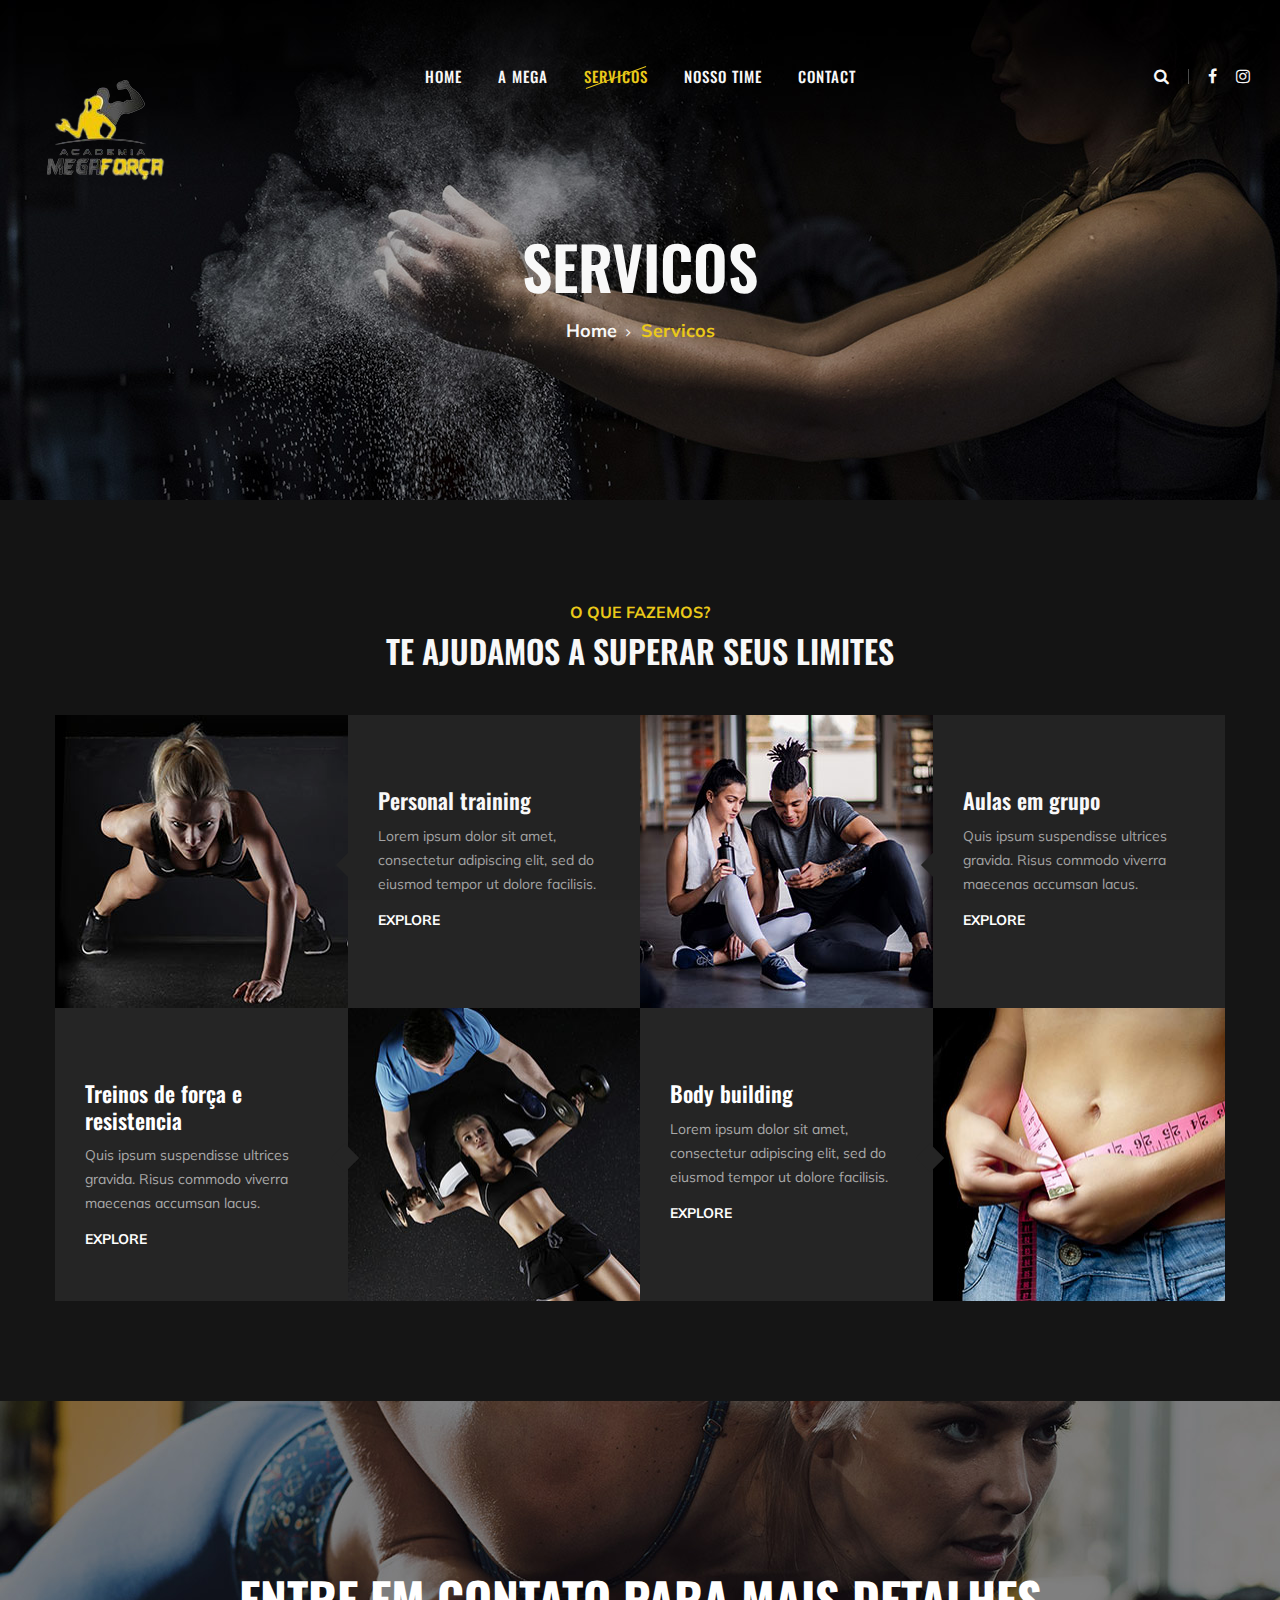
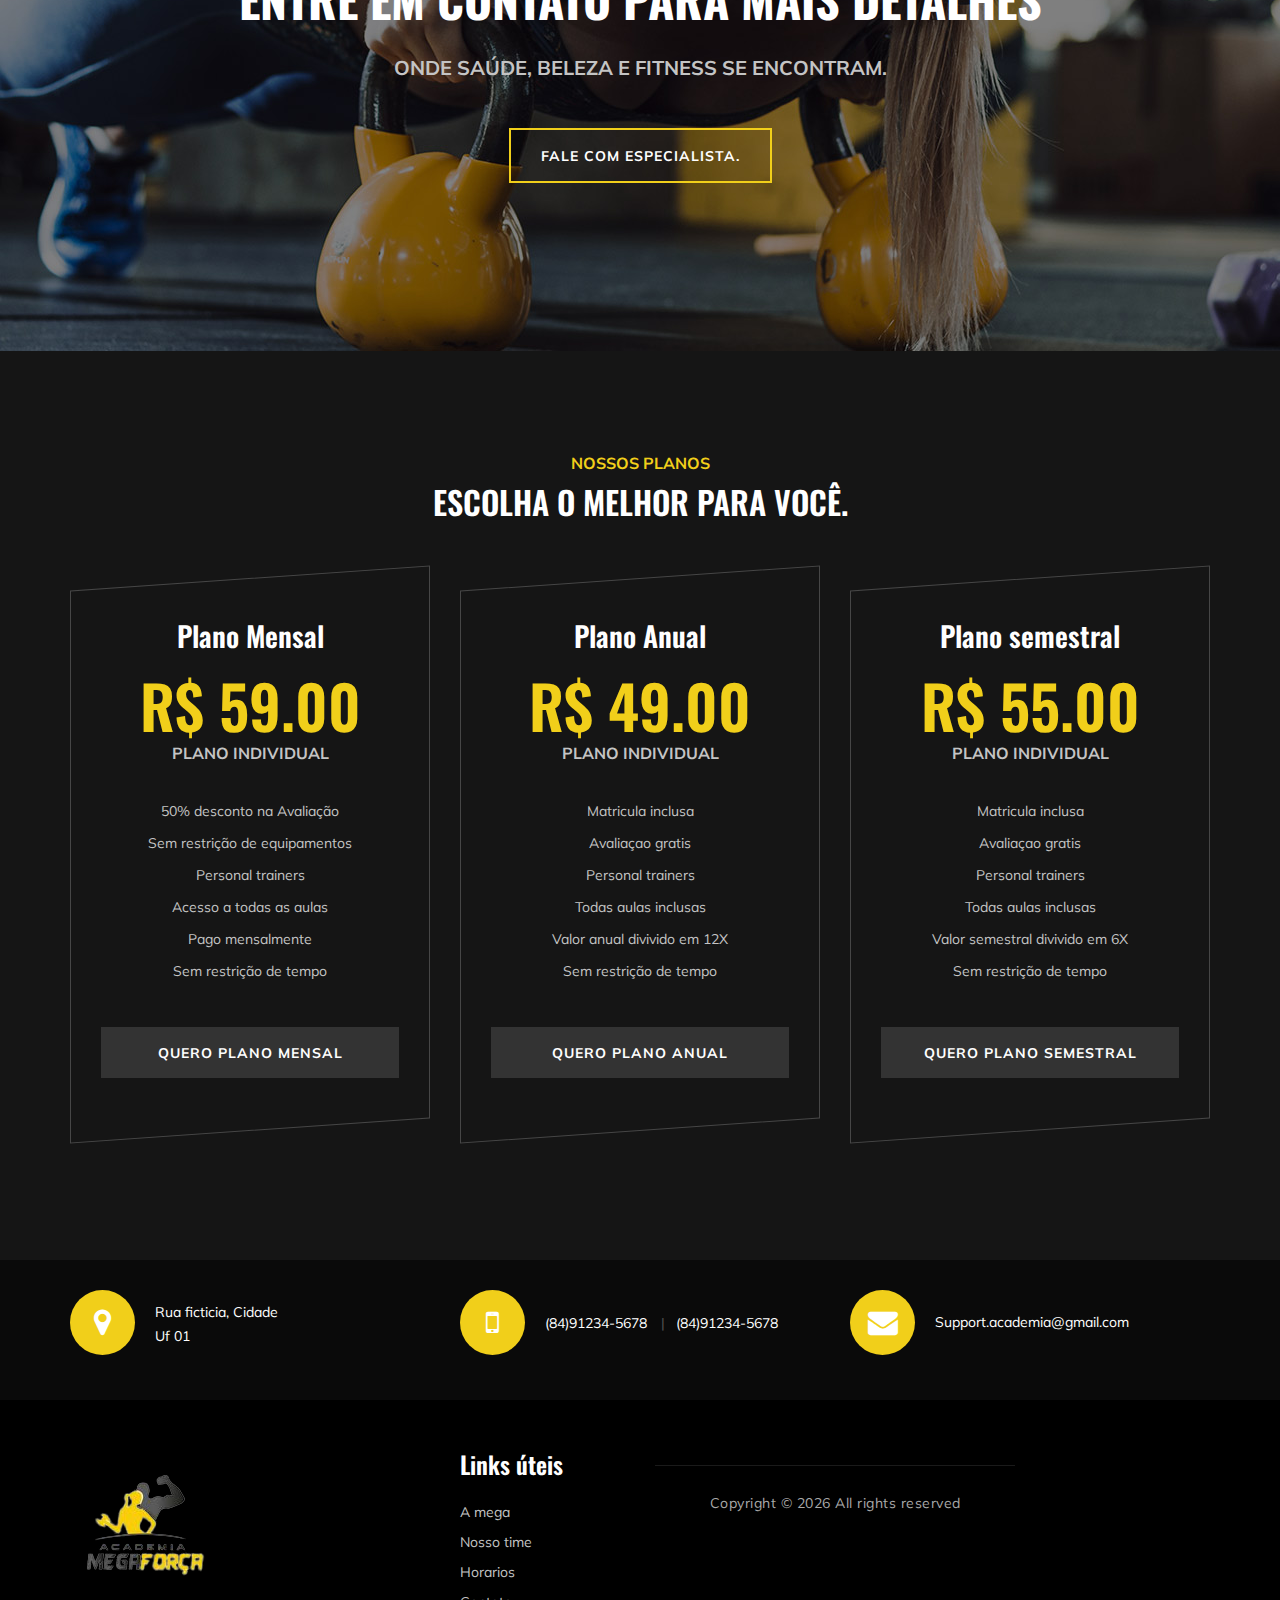
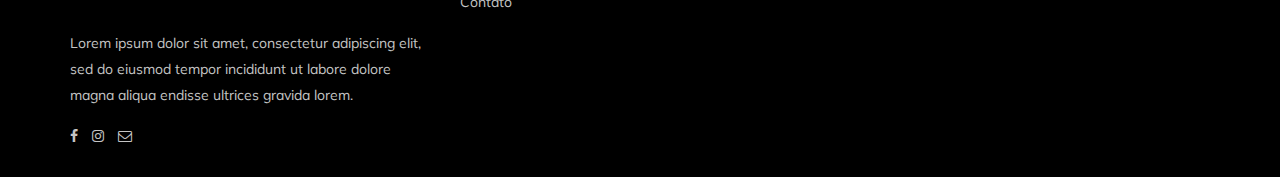
<file: services.html>
<!DOCTYPE html>
<html lang="zxx">

<head>
    <head>
        <meta charset="UTF-8" />
        <meta name="description" content="Academia Mega Forca Goianinha" />
        <meta name="description" content="Personal Trainer" />
        <meta name="description" content="Musculacao" />
        <meta name="viewport" content="width=device-width, initial-scale=1.0" />
        <meta http-equiv="X-UA-Compatible" content="ie=edge" />
        <title>Academia Mega forca Servicos</title>
    
        <!-- Google Font -->
        <link
          href="https://fonts.googleapis.com/css?family=Muli:300,400,500,600,700,800,900&display=swap"
          rel="stylesheet"
        />
        <link
          href="https://fonts.googleapis.com/css?family=Oswald:300,400,500,600,700&display=swap"
          rel="stylesheet"
        />
    
        <!-- Css Styles -->
        <link rel="stylesheet" href="css/bootstrap.min.css" type="text/css" />
        <link rel="stylesheet" href="css/font-awesome.min.css" type="text/css" />
        <link rel="stylesheet" href="css/flaticon.css" type="text/css" />
        <link rel="stylesheet" href="css/owl.carousel.min.css" type="text/css" />
        <link rel="stylesheet" href="css/barfiller.css" type="text/css" />
        <link rel="stylesheet" href="css/magnific-popup.css" type="text/css" />
        <link rel="stylesheet" href="css/slicknav.min.css" type="text/css" />
        <link rel="stylesheet" href="css/style.css" type="text/css" />
        <link rel="shortcut icon" href="img/mega.png" type="image/x-icon">
      </head>

<body>
    <!-- Page Preloder -->
    <div id="preloder">
        <div class="loader"></div>
    </div>

    <!-- Offcanvas Menu Section Begin -->
    <div class="offcanvas-menu-overlay"></div>
    <div class="offcanvas-menu-wrapper">
      <div class="canvas-close">
        <i class="fa fa-close"></i>
      </div>
      <div class="canvas-search search-switch">
        <i class="fa fa-search"></i>
      </div>
      <nav class="canvas-menu mobile-menu">
        <ul>
          <li><a href="./index.html">Home</a></li>
          <li><a href="./about-us.html">A Mega</a></li>
          <li><a href="./services.html">Servicos</a></li>
          <li><a href="./team.html">Nosso Time</a></li>
          <li><a href="./contact.html">Contato</a></li>
        </ul>
      </nav>
      <div id="mobile-menu-wrap"></div>
      <div class="canvas-social">
        <a href="#"><i class="fa fa-facebook"></i></a>
        <a href="#"><i class="fa fa-instagram"></i></a>
      </div>
    </div>
    <!-- Offcanvas Menu Section End -->

    <!-- Header Section Begin -->
    <header class="header-section">
      <div class="container-fluid">
        <div class="row">
          <div class="col-lg-3">
            <div class="logo">
              <a href="./index.html">
                <img src="img/mega.png" alt="" />
              </a>
            </div>
          </div>
          <div class="col-lg-6">
            <nav class="nav-menu">
              <ul>
                <li><a href="./index.html">Home</a></li>
                <li><a href="./about-us.html">A Mega</a></li>
                <li class="active"><a href="./services.html">Servicos</a></li>
                <li><a href="./team.html">Nosso Time</a></li>
                <li><a href="./contact.html">Contact</a></li>
              </ul>
            </nav>
          </div>
          <div class="col-lg-3">
            <div class="top-option">
              <div class="to-search search-switch">
                <i class="fa fa-search"></i>
              </div>
              <div class="to-social">
                <a href="#"><i class="fa fa-facebook"></i></a>
                <a href="#"><i class="fa fa-instagram"></i></a>
              </div>
            </div>
          </div>
        </div>
        <div class="canvas-open">
          <i class="fa fa-bars"></i>
        </div>
      </div>
    </header>
    <!-- Header End -->

    <!-- Breadcrumb Section Begin -->
    <section class="breadcrumb-section set-bg" data-setbg="img/breadcrumb-bg.jpg">
        <div class="container">
            <div class="row">
                <div class="col-lg-12 text-center">
                    <div class="breadcrumb-text">
                        <h2>Servicos</h2>
                        <div class="bt-option">
                            <a href="./index.html">Home</a>
                            <span>Servicos</span>
                        </div>
                    </div>
                </div>
            </div>
        </div>
    </section>
    <!-- Breadcrumb Section End -->

    <!-- Services Section Begin -->
    <section class="services-section spad">
        <div class="container">
            <div class="row">
                <div class="col-lg-12">
                    <div class="section-title">
                        <span>O que fazemos?</span>
                        <h2>te ajudamos a superar seus limites</h2>
                    </div>
                </div>
            </div>
            <div class="row">
                <div class="col-lg-3 order-lg-1 col-md-6 p-0">
                    <div class="ss-pic">
                        <img src="img/services/services-1.jpg" alt="">
                    </div>
                </div>
                <div class="col-lg-3 order-lg-2 col-md-6 p-0">
                    <div class="ss-text">
                        <h4>Personal training</h4>
                        <p>Lorem ipsum dolor sit amet, consectetur adipiscing elit, sed do eiusmod tempor ut dolore
                            facilisis.</p>
                        <a href="#">Explore</a>
                    </div>
                </div>
                <div class="col-lg-3 order-lg-3 col-md-6 p-0">
                    <div class="ss-pic">
                        <img src="img/services/services-2.jpg" alt="">
                    </div>
                </div>
                <div class="col-lg-3 order-lg-4 col-md-6 p-0">
                    <div class="ss-text">
                        <h4>Aulas em grupo</h4>
                        <p>Quis ipsum suspendisse ultrices gravida. Risus commodo viverra maecenas accumsan lacus.</p>
                        <a href="#">Explore</a>
                    </div>
                </div>
                <div class="col-lg-3 order-lg-8 col-md-6 p-0">
                    <div class="ss-pic">
                        <img src="img/services/services-4.jpg" alt="">
                    </div>
                </div>
                <div class="col-lg-3 order-lg-7 col-md-6 p-0">
                    <div class="ss-text second-row">
                        <h4>Body building</h4>
                        <p>Lorem ipsum dolor sit amet, consectetur adipiscing elit, sed do eiusmod tempor ut dolore
                            facilisis.</p>
                        <a href="#">Explore</a>
                    </div>
                </div>
                <div class="col-lg-3 order-lg-6 col-md-6 p-0">
                    <div class="ss-pic">
                        <img src="img/services/services-3.jpg" alt="">
                    </div>
                </div>
                <div class="col-lg-3 order-lg-5 col-md-6 p-0">
                    <div class="ss-text second-row">
                        <h4>Treinos de força e resistencia</h4>
                        <p>Quis ipsum suspendisse ultrices gravida. Risus commodo viverra maecenas accumsan lacus.</p>
                        <a href="#">Explore</a>
                    </div>
                </div>
            </div>
        </div>
    </section>
    <!-- Services Section End -->

    <!-- Banner Section Begin -->
    <section class="banner-section set-bg" data-setbg="img/banner-bg.jpg">
        <div class="container">
          <div class="row">
            <div class="col-lg-12 text-center">
              <div class="bs-text">
                <h2>Entre em contato para mais detalhes</h2>
                <div class="bt-tips">
                  Onde saúde, beleza e fitness se encontram.
                </div>
                <a href="#" class="primary-btn btn-normal"
                  >Fale com especialista.</a
                >
              </div>
            </div>
          </div>
        </div>
      </section>
      <!-- Banner Section End -->
  
      <!-- Pricing Section Begin -->
      <section class="pricing-section spad">
        <div class="container">
          <div class="row">
            <div class="col-lg-12">
              <div class="section-title">
                <span>Nossos Planos</span>
                <h2>Escolha o melhor para você.</h2>
              </div>
            </div>
          </div>
          <div class="row justify-content-center">
            <div class="col-lg-4 col-md-8">
              <div class="ps-item">
                <h3>Plano Mensal</h3>
                <div class="pi-price">
                  <h2>R$ 59.00</h2>
                  <span>Plano individual</span>
                </div>
                <ul>
                  <li>50% desconto na Avaliação</li>
                  <li>Sem restrição de equipamentos</li>
                  <li>Personal trainers</li>
                  <li>Acesso a todas as aulas</li>
                  <li>Pago mensalmente</li>
                  <li>Sem restrição de tempo</li>
                </ul>
                <a href="#" class="primary-btn pricing-btn">Quero plano mensal</a>
                <a href="#" class="thumb-icon"><i class="fa fa-picture-o"></i></a>
              </div>
            </div>
            <div class="col-lg-4 col-md-8">
              <div class="ps-item">
                <h3>Plano Anual</h3>
                <div class="pi-price">
                  <h2>R$ 49.00</h2>
                  <span>Plano individual</span>
                </div>
                <ul>
                  <li>Matricula inclusa</li>
                  <li>Avaliaçao gratis</li>
                  <li>Personal trainers</li>
                  <li>Todas aulas inclusas</li>
                  <li>Valor anual divivido em 12X</li>
                  <li>Sem restrição de tempo</li>
                </ul>
                <a href="#" class="primary-btn pricing-btn">Quero plano anual</a>
                <a href="#" class="thumb-icon"><i class="fa fa-picture-o"></i></a>
              </div>
            </div>
            <div class="col-lg-4 col-md-8">
              <div class="ps-item">
                <h3>Plano semestral</h3>
                <div class="pi-price">
                  <h2>R$ 55.00</h2>
                  <span>Plano individual</span>
                </div>
                <ul>
                  <li>Matricula inclusa</li>
                  <li>Avaliaçao gratis</li>
                  <li>Personal trainers</li>
                  <li>Todas aulas inclusas</li>
                  <li>Valor semestral divivido em 6X</li>
                  <li>Sem restrição de tempo</li>
                </ul>
                <a href="#" class="primary-btn pricing-btn"
                  >Quero plano semestral</a
                >
                <a href="#" class="thumb-icon"><i class="fa fa-picture-o"></i></a>
              </div>
            </div>
          </div>
        </div>
      </section>

    <!-- Get In Touch Section Begin -->
    <div class="gettouch-section">
        <div class="container">
            <div class="row">
                <div class="col-md-4">
                    <div class="gt-text">
                        <i class="fa fa-map-marker"></i>
                        <p>Rua ficticia, Cidade<br/> Uf 01</p>
                    </div>
                </div>
                <div class="col-md-4">
                    <div class="gt-text">
                        <i class="fa fa-mobile"></i>
                        <ul>
                            <li>(84)91234-5678</li>
                            <li>(84)91234-5678</li>
                        </ul>
                    </div>
                </div>
                <div class="col-md-4">
                    <div class="gt-text email">
                        <i class="fa fa-envelope"></i>
                        <p>Support.academia@gmail.com</p>
                    </div>
                </div>
            </div>
        </div>
    </div>
    <!-- Get In Touch Section End -->

    <!-- Footer Section Begin -->
    <section class="footer-section">
        <div class="container">
          <div class="row">
            <div class="col-lg-4">
              <div class="fs-about">
                <div class="fa-logo">
                  <a href="#"><img src="img/mega.png" alt="" /></a>
                </div>
                <p>
                  Lorem ipsum dolor sit amet, consectetur adipiscing elit, sed do
                  eiusmod tempor incididunt ut labore dolore magna aliqua endisse
                  ultrices gravida lorem.
                </p>
                <div class="fa-social">
                  <a href="#"><i class="fa fa-facebook"></i></a>
                  <a href="#"><i class="fa fa-instagram"></i></a>
                  <a href="#"><i class="fa fa-envelope-o"></i></a>
                </div>
              </div>
            </div>
            <div class="col-lg-2 col-md-3 col-sm-6">
              <div class="fs-widget">
                <h4>Links úteis</h4>
                <ul>
                  <li><a href="#">A mega</a></li>
                  <li><a href="#">Nosso time</a></li>
                  <li><a href="#">Horarios</a></li>
                  <li><a href="#">Contato</a></li>
                </ul>
              </div>
            </div>
            
            <div class="col-lg-4 col-md-6">
             
          <div class="row">
            <div class="col-lg-12 text-center">
              <div class="copyright-text">
                <p>
                  
                  Copyright &copy;
                  <script>
                    document.write(new Date().getFullYear())
                  </script>
                  All rights reserved 
                </p>
              </div>
            </div>
          </div>
        </div>
      </section>
      <!-- Footer Section End -->
  
      <!-- Search model Begin -->
      <div class="search-model">
        <div class="h-100 d-flex align-items-center justify-content-center">
          <div class="search-close-switch">+</div>
          <form class="search-model-form">
            <input type="text" id="search-input" placeholder="Pesquise....." />
          </form>
        </div>
      </div>
    <!-- Search model end -->

    <!-- Js Plugins -->
    <script src="js/jquery-3.3.1.min.js"></script>
    <script src="js/bootstrap.min.js"></script>
    <script src="js/jquery.magnific-popup.min.js"></script>
    <script src="js/masonry.pkgd.min.js"></script>
    <script src="js/jquery.barfiller.js"></script>
    <script src="js/jquery.slicknav.js"></script>
    <script src="js/owl.carousel.min.js"></script>
    <script src="js/main.js"></script>



</body>

</html>
</file>
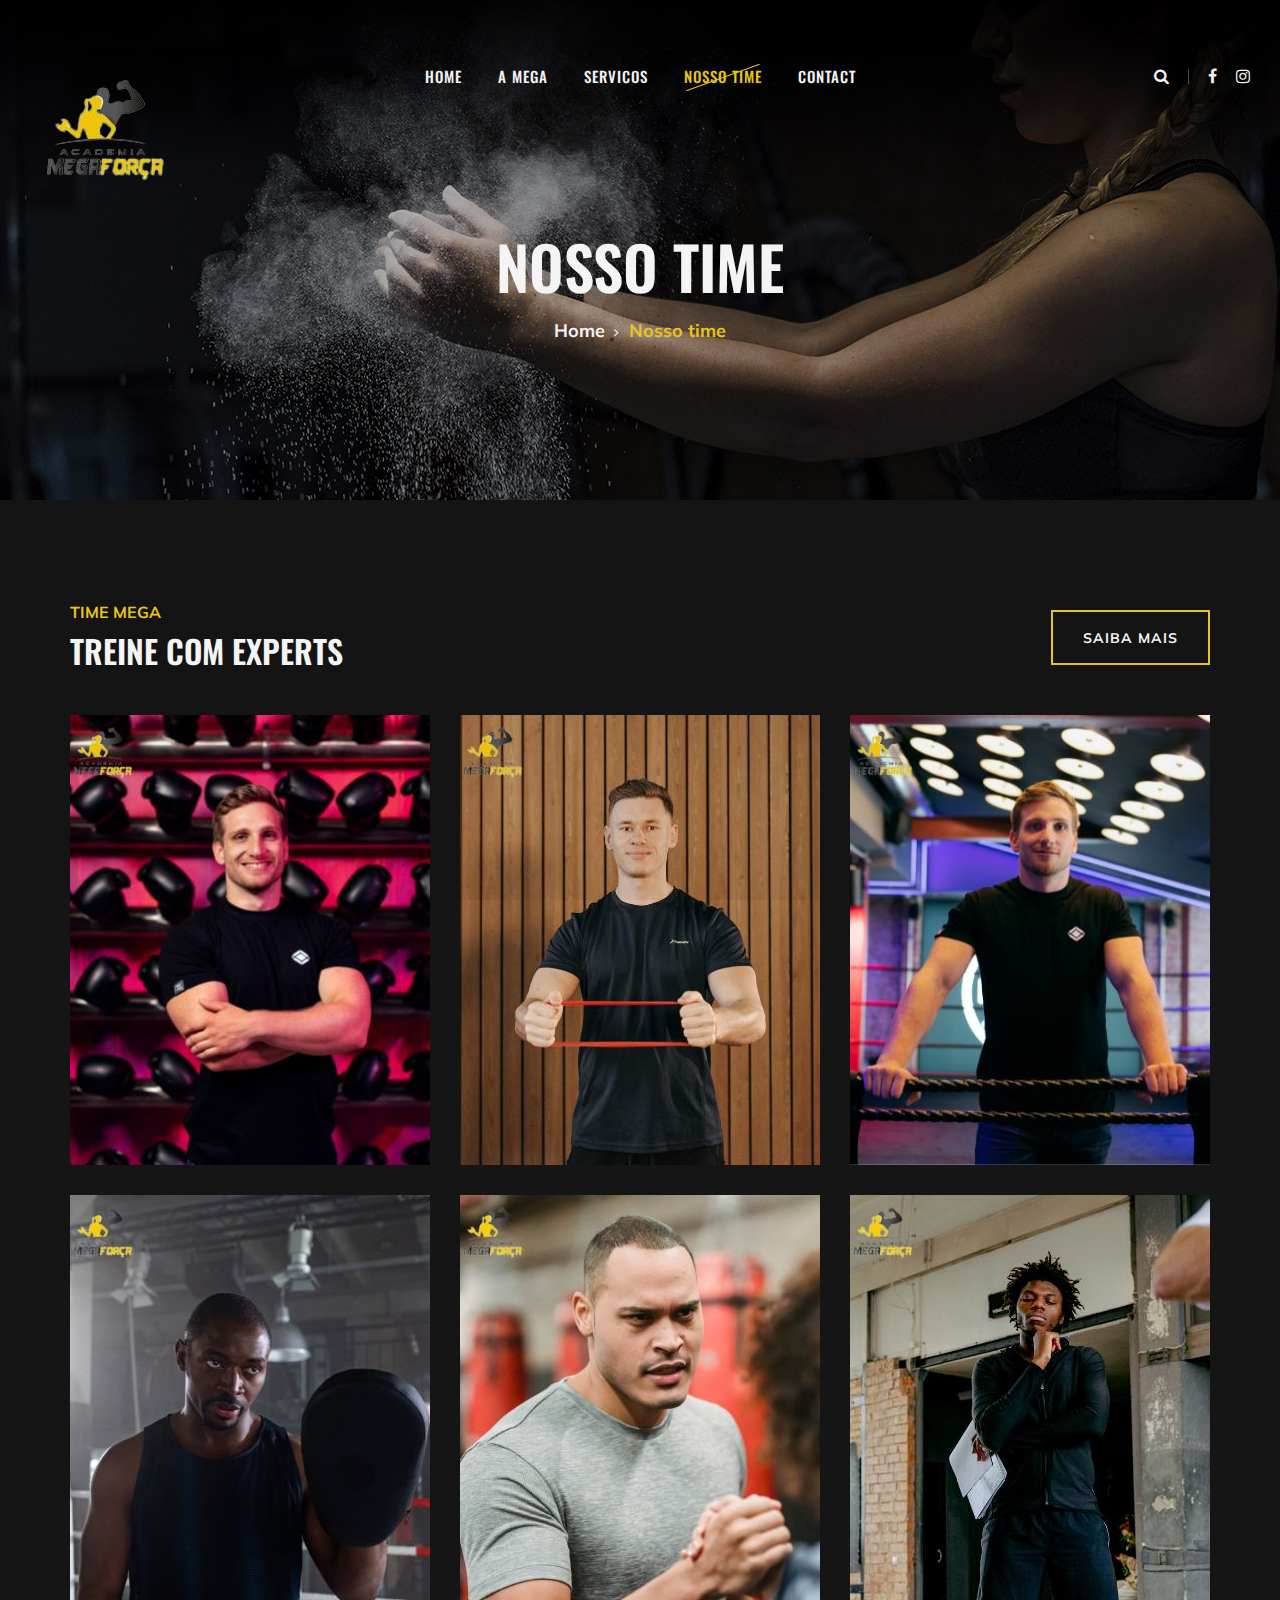
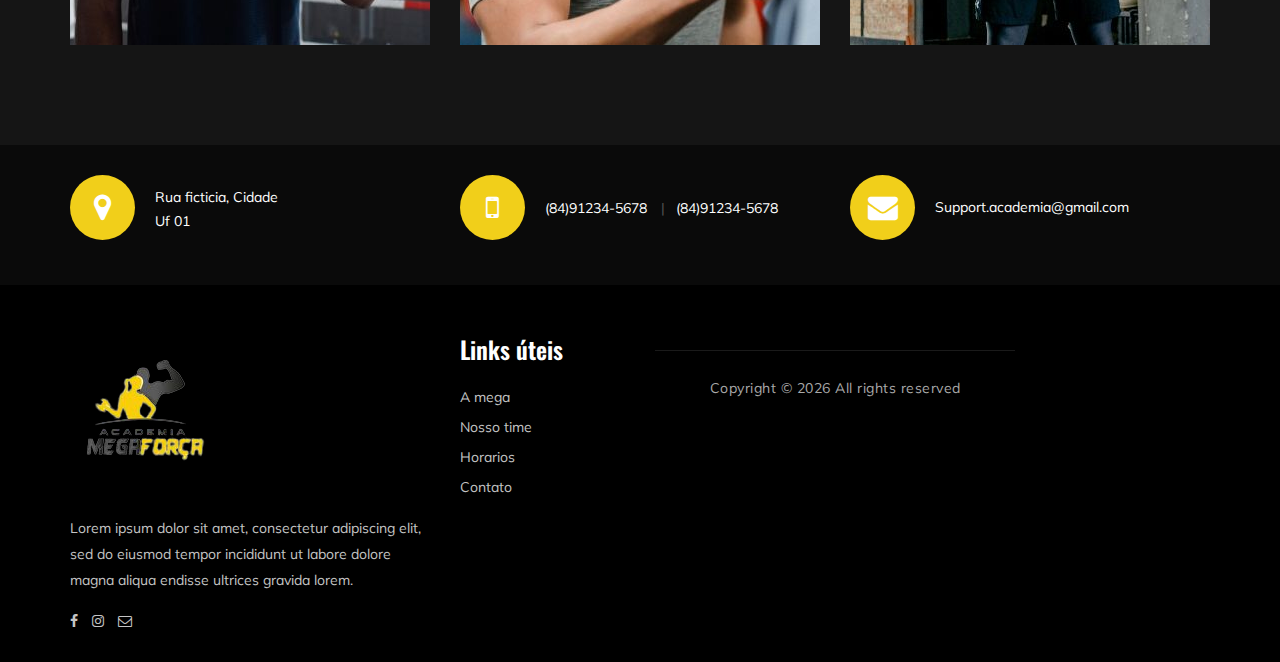
<file: team.html>
<!DOCTYPE html>
<html lang="zxx">

<head>
    <head>
        <meta charset="UTF-8" />
        <meta name="description" content="Academia Mega Forca Goianinha" />
        <meta name="description" content="Personal Trainer" />
        <meta name="description" content="Musculacao" />
        <meta name="viewport" content="width=device-width, initial-scale=1.0" />
        <meta http-equiv="X-UA-Compatible" content="ie=edge" />
        <title>Academia Mega forca nosso time</title>
    
        <!-- Google Font -->
        <link
          href="https://fonts.googleapis.com/css?family=Muli:300,400,500,600,700,800,900&display=swap"
          rel="stylesheet"
        />
        <link
          href="https://fonts.googleapis.com/css?family=Oswald:300,400,500,600,700&display=swap"
          rel="stylesheet"
        />
    
        <!-- Css Styles -->
        <link rel="stylesheet" href="css/bootstrap.min.css" type="text/css" />
        <link rel="stylesheet" href="css/font-awesome.min.css" type="text/css" />
        <link rel="stylesheet" href="css/flaticon.css" type="text/css" />
        <link rel="stylesheet" href="css/owl.carousel.min.css" type="text/css" />
        <link rel="stylesheet" href="css/barfiller.css" type="text/css" />
        <link rel="stylesheet" href="css/magnific-popup.css" type="text/css" />
        <link rel="stylesheet" href="css/slicknav.min.css" type="text/css" />
        <link rel="stylesheet" href="css/style.css" type="text/css" />
        <link rel="shortcut icon" href="img/mega.png" type="image/x-icon">
      </head>

<body>
    <!-- Page Preloder -->
    <div id="preloder">
        <div class="loader"></div>
    </div>

    <!-- Offcanvas Menu Section Begin -->
    <div class="offcanvas-menu-overlay"></div>
    <div class="offcanvas-menu-wrapper">
      <div class="canvas-close">
        <i class="fa fa-close"></i>
      </div>
      <div class="canvas-search search-switch">
        <i class="fa fa-search"></i>
      </div>
      <nav class="canvas-menu mobile-menu">
        <ul>
          <li><a href="./index.html">Home</a></li>
          <li><a href="./about-us.html">A Mega</a></li>
          <li><a href="./services.html">Servicos</a></li>
          <li><a href="./team.html">Nosso Time</a></li>
          <li><a href="./contact.html">Contato</a></li>
        </ul>
      </nav>
      <div id="mobile-menu-wrap"></div>
      <div class="canvas-social">
        <a href="#"><i class="fa fa-facebook"></i></a>
        <a href="#"><i class="fa fa-instagram"></i></a>
      </div>
    </div>
    <!-- Offcanvas Menu Section End -->

    <!-- Header Section Begin -->
    <header class="header-section">
      <div class="container-fluid">
        <div class="row">
          <div class="col-lg-3">
            <div class="logo">
              <a href="./index.html">
                <img src="img/mega.png" alt="" />
              </a>
            </div>
          </div>
          <div class="col-lg-6">
            <nav class="nav-menu">
              <ul>
                <li><a href="./index.html">Home</a></li>
                <li><a href="./about-us.html">A Mega</a></li>
                <li><a href="./services.html">Servicos</a></li>
                <li class="active"><a href="./team.html">Nosso Time</a></li>
                <li><a href="./contact.html">Contact</a></li>
              </ul>
            </nav>
          </div>
          <div class="col-lg-3">
            <div class="top-option">
              <div class="to-search search-switch">
                <i class="fa fa-search"></i>
              </div>
              <div class="to-social">
                <a href="#"><i class="fa fa-facebook"></i></a>
                <a href="#"><i class="fa fa-instagram"></i></a>
              </div>
            </div>
          </div>
        </div>
        <div class="canvas-open">
          <i class="fa fa-bars"></i>
        </div>
      </div>
    </header>
    <!-- Header End -->

    <!-- Breadcrumb Section Begin -->
    <section class="breadcrumb-section set-bg" data-setbg="img/breadcrumb-bg.jpg">
        <div class="container">
            <div class="row">
                <div class="col-lg-12 text-center">
                    <div class="breadcrumb-text">
                        <h2>Nosso time</h2>
                        <div class="bt-option">
                            <a href="./index.html">Home</a>
                            <span>Nosso time</span>
                        </div>
                    </div>
                </div>
            </div>
        </div>
    </section>
    <!-- Breadcrumb Section End -->

    <!-- Team Section Begin -->
    <section class="team-section team-page spad">
        <div class="container">
            <div class="row">
                <div class="col-lg-12">
                    <div class="team-title">
                        <div class="section-title">
                            <span>Time Mega</span>
                            <h2>Treine com Experts</h2>
                        </div>
                        <a href="#" class="primary-btn btn-normal appoinment-btn">Saiba mais</a>
                    </div>
                </div>
            </div>
            <div class="row">
                <div class="col-lg-4 col-sm-6">
                    <div class="ts-item set-bg" data-setbg="img/team/team-1.jpg">
                        <div class="ts_text">
                            <h4>Nome Sobrenome</h4>
                            <span>Funcao</span>
                            <div class="tt_social">
                                <a href="#"><i class="fa fa-facebook"></i></a>
                                <a href="#"><i class="fa fa-instagram"></i></a>
                                <a href="#"><i class="fa fa-whatsapp"></i></a>
                            </div>
                        </div>
                    </div>
                </div>
                <div class="col-lg-4 col-sm-6">
                    <div class="ts-item set-bg" data-setbg="img/team/team-2.jpg">
                        <div class="ts_text">
                            <h4>Nome Sobrenome</h4>
                            <span>Funcao</span>
                            <div class="tt_social">
                                <a href="#"><i class="fa fa-facebook"></i></a>
                                <a href="#"><i class="fa fa-instagram"></i></a>
                                <a href="#"><i class="fa fa-whatsapp"></i></a>
                            </div>
                        </div>
                    </div>
                </div>
                <div class="col-lg-4 col-sm-6">
                    <div class="ts-item set-bg" data-setbg="img/team/team-3.jpg">
                        <div class="ts_text">
                            <h4>Nome Sobrenome</h4>
                            <span>Funcao</span>
                            <div class="tt_social">
                                <a href="#"><i class="fa fa-facebook"></i></a>
                                <a href="#"><i class="fa fa-instagram"></i></a>
                                <a href="#"><i class="fa fa-whatsapp"></i></a>
                            </div>
                        </div>
                    </div>
                </div>
                <div class="col-lg-4 col-sm-6">
                    <div class="ts-item set-bg" data-setbg="img/team/team-4.jpg">
                        <div class="ts_text">
                            <h4>Nome Sobrenome</h4>
                            <span>Funcao</span>
                            <div class="tt_social">
                                <a href="#"><i class="fa fa-facebook"></i></a>
                                <a href="#"><i class="fa fa-instagram"></i></a>
                                <a href="#"><i class="fa fa-whatsapp"></i></a>
                            </div>
                        </div>
                    </div>
                </div>
                <div class="col-lg-4 col-sm-6">
                    <div class="ts-item set-bg" data-setbg="img/team/team-5.jpg">
                        <div class="ts_text">
                            <h4>Nome Sobrenome</h4>
                            <span>Funcao</span>
                            <div class="tt_social">
                                <a href="#"><i class="fa fa-facebook"></i></a>
                                <a href="#"><i class="fa fa-instagram"></i></a>
                                <a href="#"><i class="fa fa-whatsapp"></i></a>
                            </div>
                        </div>
                    </div>
                </div>
                <div class="col-lg-4 col-sm-6">
                    <div class="ts-item set-bg" data-setbg="img/team/team-6.jpg">
                        <div class="ts_text">
                            <h4>Athart Rachel</h4>
                            <span>Gym Trainer</span>
                            <div class="tt_social">
                                <a href="#"><i class="fa fa-facebook"></i></a>
                                <a href="#"><i class="fa fa-twitter"></i></a>
                                <a href="#"><i class="fa fa-youtube-play"></i></a>
                                <a href="#"><i class="fa fa-instagram"></i></a>
                                <a href="#"><i class="fa  fa-envelope-o"></i></a>
                            </div>
                        </div>
                    </div>
                </div>
            </div>
        </div>
    </section>
    <!-- Team Section End -->

    <!-- Get In Touch Section Begin -->
    <div class="gettouch-section">
        <div class="container">
            <div class="row">
                <div class="col-md-4">
                    <div class="gt-text">
                        <i class="fa fa-map-marker"></i>
                        <p>Rua ficticia, Cidade<br/> Uf 01</p>
                    </div>
                </div>
                <div class="col-md-4">
                    <div class="gt-text">
                        <i class="fa fa-mobile"></i>
                        <ul>
                            <li>(84)91234-5678</li>
                            <li>(84)91234-5678</li>
                        </ul>
                    </div>
                </div>
                <div class="col-md-4">
                    <div class="gt-text email">
                        <i class="fa fa-envelope"></i>
                        <p>Support.academia@gmail.com</p>
                    </div>
                </div>
            </div>
        </div>
    </div>
    <!-- Get In Touch Section End -->

    <!-- Footer Section Begin -->
    <section class="footer-section">
        <div class="container">
          <div class="row">
            <div class="col-lg-4">
              <div class="fs-about">
                <div class="fa-logo">
                  <a href="#"><img src="img/mega.png" alt="" /></a>
                </div>
                <p>
                  Lorem ipsum dolor sit amet, consectetur adipiscing elit, sed do
                  eiusmod tempor incididunt ut labore dolore magna aliqua endisse
                  ultrices gravida lorem.
                </p>
                <div class="fa-social">
                  <a href="#"><i class="fa fa-facebook"></i></a>
                  <a href="#"><i class="fa fa-instagram"></i></a>
                  <a href="#"><i class="fa fa-envelope-o"></i></a>
                </div>
              </div>
            </div>
            <div class="col-lg-2 col-md-3 col-sm-6">
              <div class="fs-widget">
                <h4>Links úteis</h4>
                <ul>
                  <li><a href="#">A mega</a></li>
                  <li><a href="#">Nosso time</a></li>
                  <li><a href="#">Horarios</a></li>
                  <li><a href="#">Contato</a></li>
                </ul>
              </div>
            </div>
            
            <div class="col-lg-4 col-md-6">
             
          <div class="row">
            <div class="col-lg-12 text-center">
              <div class="copyright-text">
                <p>
                  
                  Copyright &copy;
                  <script>
                    document.write(new Date().getFullYear())
                  </script>
                  All rights reserved 
                </p>
              </div>
            </div>
          </div>
        </div>
      </section>
      <!-- Footer Section End -->
  
      <!-- Search model Begin -->
      <div class="search-model">
        <div class="h-100 d-flex align-items-center justify-content-center">
          <div class="search-close-switch">+</div>
          <form class="search-model-form">
            <input type="text" id="search-input" placeholder="Pesquise....." />
          </form>
        </div>
      </div>
    <!-- Search model end -->

    <!-- Js Plugins -->
    <script src="js/jquery-3.3.1.min.js"></script>
    <script src="js/bootstrap.min.js"></script>
    <script src="js/jquery.magnific-popup.min.js"></script>
    <script src="js/masonry.pkgd.min.js"></script>
    <script src="js/jquery.barfiller.js"></script>
    <script src="js/jquery.slicknav.js"></script>
    <script src="js/owl.carousel.min.js"></script>
    <script src="js/main.js"></script>


</body>

</html>
</file>
<file: css/flaticon.css>
/*
  	Flaticon icon font: Flaticon
  	Creation date: 19/02/2019 07:27
  	*/

@font-face {
  font-family: "Flaticon";
  src: url("../fonts/Flaticon.eot");
  src: url("../fonts/Flaticon.eot?#iefix") format("embedded-opentype"),
       url("../fonts/Flaticon.woff2") format("woff2"),
       url("../fonts/Flaticon.woff") format("woff"),
       url("../fonts/Flaticon.ttf") format("truetype"),
       url("../fonts/Flaticon.svg#Flaticon") format("svg");
  font-weight: normal;
  font-style: normal;
}

@media screen and (-webkit-min-device-pixel-ratio:0) {
  @font-face {
    font-family: "Flaticon";
    src: url("../fonts/Flaticon.svg#Flaticon") format("svg");
  }
}

[class^="flaticon-"]:before, [class*=" flaticon-"]:before,
[class^="flaticon-"]:after, [class*=" flaticon-"]:after {   
  font-family: Flaticon;
  font-size: 40px;
  font-style: normal;
  margin-left: 0;
}

.flaticon-001-mattress:before { content: "\f100"; }
.flaticon-002-dumbell:before { content: "\f101"; }
.flaticon-003-weight:before { content: "\f102"; }
.flaticon-004-measuring-tape:before { content: "\f103"; }
.flaticon-005-clipboard:before { content: "\f104"; }
.flaticon-006-weight-1:before { content: "\f105"; }
.flaticon-007-rings:before { content: "\f106"; }
.flaticon-008-calendar:before { content: "\f107"; }
.flaticon-009-smartwatch:before { content: "\f108"; }
.flaticon-010-lockers:before { content: "\f109"; }
.flaticon-011-punching-ball:before { content: "\f10a"; }
.flaticon-012-bag:before { content: "\f10b"; }
.flaticon-013-balance:before { content: "\f10c"; }
.flaticon-014-heart-beat:before { content: "\f10d"; }
.flaticon-015-proteins:before { content: "\f10e"; }
.flaticon-016-fitness:before { content: "\f10f"; }
.flaticon-017-pull-up-bar:before { content: "\f110"; }
.flaticon-018-scale:before { content: "\f111"; }
.flaticon-019-bands:before { content: "\f112"; }
.flaticon-020-smartphone:before { content: "\f113"; }
.flaticon-021-tshirt:before { content: "\f114"; }
.flaticon-022-short:before { content: "\f115"; }
.flaticon-023-dumbbells:before { content: "\f116"; }
.flaticon-024-jumping-rope:before { content: "\f117"; }
.flaticon-025-fitness-1:before { content: "\f118"; }
.flaticon-026-gym:before { content: "\f119"; }
.flaticon-027-fitness-2:before { content: "\f11a"; }
.flaticon-028-weightlifting:before { content: "\f11b"; }
.flaticon-029-wheel:before { content: "\f11c"; }
.flaticon-030-dumbbells-1:before { content: "\f11d"; }
.flaticon-031-workout:before { content: "\f11e"; }
.flaticon-032-bottle:before { content: "\f11f"; }
.flaticon-033-juice:before { content: "\f120"; }
.flaticon-034-stationary-bike:before { content: "\f121"; }
.flaticon-035-punching-ball-1:before { content: "\f122"; }
.flaticon-036-timer:before { content: "\f123"; }
.flaticon-037-medal:before { content: "\f124"; }
.flaticon-038-treadmill:before { content: "\f125"; }
.flaticon-039-syringe:before { content: "\f126"; }
.flaticon-040-whistle:before { content: "\f127"; }
.flaticon-041-chest:before { content: "\f128"; }
.flaticon-042-pills:before { content: "\f129"; }
.flaticon-043-mp3:before { content: "\f12a"; }
.flaticon-044-no-smoking:before { content: "\f12b"; }
.flaticon-045-boxing-gloves:before { content: "\f12c"; }
.flaticon-046-gloves:before { content: "\f12d"; }
.flaticon-047-buck:before { content: "\f12e"; }
.flaticon-048-headgear:before { content: "\f12f"; }
.flaticon-049-hand-grip:before { content: "\f130"; }
.flaticon-050-no-fast-food:before { content: "\f131"; }
</file>
<file: css/barfiller.css>
body {
    font-family: Arial;
}

.barfiller {
    width:100%;
    height:12px;
    background:#fcfcfc;
    border:1px solid #ccc;
    position:relative;
    margin-bottom:20px;
    box-shadow: inset 1px 4px 9px -6px rgba(0,0,0,.5); 
    -moz-box-shadow: inset 1px 4px 9px -6px rgba(0,0,0,.5); 
}

.barfiller .fill {
    display:block;
    position:relative;
    width:0px;
    height:100%;
    background:#333;
    z-index:1;
}

.barfiller .tipWrap {
    display:none;
}

.barfiller .tip {
    margin-top:-30px;
    padding:2px 4px;
    font-size:11px;
    color:#fff;
    left:0px;
    position: relative;;
    z-index:2;
    background: #333;
} 

.barfiller .tip:after {
    border:solid;
    border-color:rgba(0,0,0,.8) transparent;
    border-width:6px 6px 0 6px;
    content:"";
    display:block;
    position:absolute;
    left:9px;
    top:100%;
    z-index:9
}
</file>
<file: css/style.css>
/*------------------------------------------------------------------
[Table of contents]

1.  Template default CSS
	1.1	Variables
	1.2	Mixins
	1.3	Flexbox
	1.4	Reset
2.  Helper Css
3.  Header Section
4.  Hero Section
5.  Service Section
6.  Class Section
7.  Price Plan Section
8.  Trainer Section
9.  Contact
10.  Footer Style

-------------------------------------------------------------------*/

/*----------------------------------------*/

/* Template default CSS
/*----------------------------------------*/

html,
body {
	height: 100%;
	font-family: "Muli", sans-serif;
	-webkit-font-smoothing: antialiased;
	font-smoothing: antialiased;
}

h1,
h2,
h3,
h4,
h5,
h6 {
	margin: 0;
	color: #111111;
	font-weight: 400;
	font-family: "Oswald", sans-serif;
}

h1 {
	font-size: 70px;
}

h2 {
	font-size: 36px;
}

h3 {
	font-size: 30px;
}

h4 {
	font-size: 24px;
}

h5 {
	font-size: 18px;
}

h6 {
	font-size: 16px;
}

p {
	font-size: 14px;
	font-family: "Muli", sans-serif;
	color: #a9a9a9;
	font-weight: 400;
	line-height: 24px;
	margin: 0 0 15px 0;
}

img {
	max-width: 100%;
}

input:focus,
select:focus,
button:focus,
textarea:focus {
	outline: none;
}

a:hover,
a:focus {
	text-decoration: none;
	outline: none;
	color: #fff;
}

ul,
ol {
	padding: 0;
	margin: 0;
}

/*---------------------
  Helper CSS
-----------------------*/

.section-title {
	margin-bottom: 45px;
	text-align: center;
}

.section-title span {
	font-size: 16px;
	color: #f1cf1a;
	text-transform: uppercase;
	font-weight: 700;
}

.section-title h2 {
	color: #ffffff;
	font-size: 32px;
	font-weight: 600;
	text-transform: uppercase;
	margin-top: 8px;
}

.set-bg {
	background-repeat: no-repeat;
	background-size: cover;
	background-position: top center;
}

.spad {
	padding-top: 100px;
	padding-bottom: 100px;
}

.spad-2 {
	padding-top: 50px;
	padding-bottom: 70px;
}

.text-white h1,
.text-white h2,
.text-white h3,
.text-white h4,
.text-white h5,
.text-white h6,
.text-white p,
.text-white span,
.text-white li,
.text-white a {
	color: #fff;
}

/* buttons */

.primary-btn {
	display: inline-block;
	font-size: 14px;
	padding: 17px 30px 16px;
	color: #ffffff;
	background: #f1cf1a;
	line-height: normal;
	letter-spacing: 1px;
	text-transform: uppercase;
	font-weight: 700;
}

.primary-btn.btn-normal {
	-webkit-transition: all 0.3s;
	-o-transition: all 0.3s;
	transition: all 0.3s;
}

.primary-btn.btn-normal:hover {
	background: #f1cf1a;
	border-color: #f1cf1a;
}

/* Preloder */

#preloder {
	position: fixed;
	width: 100%;
	height: 100%;
	top: 0;
	left: 0;
	z-index: 999999;
	background: #000;
}

.loader {
	width: 40px;
	height: 40px;
	position: absolute;
	top: 50%;
	left: 50%;
	margin-top: -13px;
	margin-left: -13px;
	border-radius: 60px;
	animation: loader 0.8s linear infinite;
	-webkit-animation: loader 0.8s linear infinite;
}

@keyframes loader {
	0% {
		-webkit-transform: rotate(0deg);
		transform: rotate(0deg);
		border: 4px solid #f44336;
		border-left-color: transparent;
	}
	50% {
		-webkit-transform: rotate(180deg);
		transform: rotate(180deg);
		border: 4px solid #673ab7;
		border-left-color: transparent;
	}
	100% {
		-webkit-transform: rotate(360deg);
		transform: rotate(360deg);
		border: 4px solid #f44336;
		border-left-color: transparent;
	}
}

@-webkit-keyframes loader {
	0% {
		-webkit-transform: rotate(0deg);
		border: 4px solid #f44336;
		border-left-color: transparent;
	}
	50% {
		-webkit-transform: rotate(180deg);
		border: 4px solid #673ab7;
		border-left-color: transparent;
	}
	100% {
		-webkit-transform: rotate(360deg);
		border: 4px solid #f44336;
		border-left-color: transparent;
	}
}

.spacial-controls {
	position: fixed;
	width: 111px;
	height: 91px;
	top: 0;
	right: 0;
	z-index: 999;
}

.spacial-controls .search-switch {
	display: block;
	height: 100%;
	padding-top: 30px;
	background: #323232;
	text-align: center;
	cursor: pointer;
}

.search-model {
	display: none;
	position: fixed;
	width: 100%;
	height: 100%;
	left: 0;
	top: 0;
	background: #000;
	z-index: 99999;
}

.search-model-form {
	padding: 0 15px;
}

.search-model-form input {
	width: 500px;
	font-size: 40px;
	border: none;
	border-bottom: 2px solid #333;
	background: none;
	color: #999;
}

.search-close-switch {
	position: absolute;
	width: 50px;
	height: 50px;
	background: #333;
	color: #fff;
	text-align: center;
	border-radius: 50%;
	font-size: 28px;
	line-height: 28px;
	top: 30px;
	cursor: pointer;
	-webkit-transform: rotate(45deg);
	-ms-transform: rotate(45deg);
	transform: rotate(45deg);
	display: -webkit-box;
	display: -ms-flexbox;
	display: flex;
	-webkit-box-align: center;
	-ms-flex-align: center;
	align-items: center;
	-webkit-box-pack: center;
	-ms-flex-pack: center;
	justify-content: center;
}

/*---------------------
  Header
-----------------------*/

.header-section {
	position: absolute;
	left: 0;
	top: 0;
	width: 100%;
	padding: 0 15px;
	padding-top: 55px;
	z-index: 99;
}

.logo a {
	display: inline-block;
}

.nav-menu {
	text-align: center;
}

.nav-menu ul li {
	list-style: none;
	display: inline-block;
	margin-right: 32px;
	position: relative;
	z-index: 1;
}

.nav-menu ul li .dropdown {
	position: absolute;
	left: -30px;
	top: 58px;
	width: 180px;
	background: #252525;
	z-index: 99;
	text-align: left;
	padding: 13px 0 20px;
	opacity: 0;
	visibility: hidden;
	-webkit-transition: all 0.3s;
	-o-transition: all 0.3s;
	transition: all 0.3s;
}

.nav-menu ul li .dropdown li {
	margin-right: 0;
	display: block;
}

.nav-menu ul li .dropdown li a {
	display: block;
	text-transform: none;
	padding: 6px 0 6px 30px;
	font-weight: 400;
}

.nav-menu ul li .dropdown li a:after {
	display: none;
}

.nav-menu ul li:last-child {
	margin-right: 0;
}

.nav-menu ul li.active>a {
	color: #f1cf1a;
}

.nav-menu ul li.active>a:after {
	opacity: 1;
}

.nav-menu ul li:hover>a {
	color: #f1cf1a;
}

.nav-menu ul li:hover>a:after {
	opacity: 1;
}

.nav-menu ul li:hover .dropdown {
	opacity: 1;
	visibility: visible;
}

.nav-menu ul li a {
	color: #ffffff;
	display: block;
	font-size: 15px;
	font-weight: 500;
	text-transform: uppercase;
	letter-spacing: 1px;
	font-family: "Oswald", sans-serif;
	padding: 10px 0px;
	position: relative;
	-webkit-transition: all 0.3s;
	-o-transition: all 0.3s;
	transition: all 0.3s;
}

.nav-menu ul li a:after {
	position: absolute;
	left: 0;
	top: 22px;
	height: 1px;
	width: 100%;
	background: #f1cf1a;
	content: "";
	-webkit-transform: rotate(-20deg);
	-ms-transform: rotate(-20deg);
	transform: rotate(-20deg);
	opacity: 0;
	-webkit-transition: all 0.3s;
	-o-transition: all 0.3s;
	transition: all 0.3s;
}

.top-option {
	text-align: right;
	padding: 9px 0;
}

.top-option .to-search {
	display: inline-block;
	padding-right: 20px;
	position: relative;
}

.top-option .to-search:after {
	position: absolute;
	right: 0;
	top: 5px;
	height: 15px;
	width: 1px;
	background: rgba(255, 255, 255, 0.3);
	content: "";
}

.top-option .to-search i {
	font-size: 16px;
	color: #ffffff;
	cursor: pointer;
}

.top-option .to-social {
	display: inline-block;
}

.top-option .to-social a {
	display: inline-block;
	color: #ffffff;
	font-size: 16px;
	margin-left: 15px;
}

.offcanvas-menu-wrapper {
	display: none;
}

.canvas-open {
	display: none;
}

/*---------------------
  Hero Section
-----------------------*/

.hs-slider.owl-carousel .owl-item.active .hs-item .hi-text span {
	position: relative;
	top: 0;
	-webkit-transition: all 0.2s ease 0.2s;
	-o-transition: all 0.2s ease 0.2s;
	transition: all 0.2s ease 0.2s;
	opacity: 1;
}

.hs-slider.owl-carousel .owl-item.active .hs-item .hi-text h1 {
	position: relative;
	top: 0;
	-webkit-transition: all 0.4s ease 0.4s;
	-o-transition: all 0.4s ease 0.4s;
	transition: all 0.4s ease 0.4s;
	opacity: 1;
}

.hs-slider.owl-carousel .owl-item.active .hs-item .hi-text .primary-btn {
	position: relative;
	top: 0;
	-webkit-transition: all 0.6s ease 0.6s;
	-o-transition: all 0.6s ease 0.6s;
	transition: all 0.6s ease 0.6s;
	opacity: 1;
}

.hs-slider.owl-carousel .owl-nav button {
	height: 46px;
	width: 46px;
	color: #a9a9a9;
	background: rgba(255, 255, 255, 0.1);
	line-height: 46px;
	text-align: center;
	position: absolute;
	font-size: 24px;
	left: 30px;
	top: 50%;
	-webkit-transform: translateY(-23px);
	-ms-transform: translateY(-23px);
	transform: translateY(-23px);
}

.hs-slider.owl-carousel .owl-nav button.owl-next {
	left: auto;
	right: 30px;
}

.hs-slider .hs-item {
	height: 1040px;
	display: -webkit-box;
	display: -ms-flexbox;
	display: flex;
	-ms-flex-line-pack: center;
	align-content: center;
	padding-top: 355px;
}

.hs-slider .hs-item .hi-text span {
	display: block;
	font-size: 18px;
	color: #ffffff;
	text-transform: uppercase;
	font-weight: 700;
	letter-spacing: 6px;
	margin-bottom: 18px;
	position: relative;
	top: 100px;
	opacity: 0;
}

.hs-slider .hs-item .hi-text h1 {
	font-size: 80px;
	color: #ffffff;
	font-weight: 700;
	text-transform: uppercase;
	line-height: 90px;
	margin-bottom: 42px;
	position: relative;
	top: 100px;
	opacity: 0;
}

.hs-slider .hs-item .hi-text h1 strong {
	color: #f1cf1a;
}

.hs-slider .hs-item .hi-text .primary-btn {
	position: relative;
	top: 100px;
	opacity: 0;
}

/*---------------------
  ChoseUs Section
-----------------------*/

.choseus-section {
	background: #0a0a0a;
	padding-bottom: 70px;
}

.cs-item {
	text-align: center;
	margin-bottom: 30px;
}

.cs-item:hover span {
	background: #f1cf1a;
	color: #ffffff;
}

.cs-item span {
	height: 90px;
	width: 90px;
	background: rgba(255, 255, 255, 0.1);
	border-radius: 50%;
	display: inline-block;
	color: #f1cf1a;
	line-height: 90px;
	text-align: center;
	-webkit-transition: all 0.3s;
	-o-transition: all 0.3s;
	transition: all 0.3s;
}

.cs-item h4 {
	color: #ffffff;
	font-size: 22px;
	font-weight: 600;
	margin-top: 24px;
	margin-bottom: 16px;
}

/*---------------------
  Classes Section
-----------------------*/

.classes-section {
	background: #151515;
	padding-bottom: 80px;
}

.classes-section .section-title {
	margin-bottom: 35px;
}

.class-item {
	overflow: hidden;
	margin-bottom: 30px;
}

.class-item .ci-pic img {
	min-width: 100%;
}

.class-item .ci-text {
	background: #0a0a0a;
	position: relative;
	padding: 10px 30px 26px 30px;
	z-index: 1;
}

.class-item .ci-text:after {
	position: absolute;
	left: -5px;
	top: -44px;
	height: 100px;
	width: 600px;
	border-top: 4px solid #464646;
	background: #0a0a0a;
	content: "";
	-webkit-transform: rotate(-5deg);
	-ms-transform: rotate(-5deg);
	transform: rotate(-5deg);
	z-index: -1;
}

.class-item .ci-text span {
	color: #f1cf1a;
	font-size: 12px;
	text-transform: uppercase;
	font-weight: 700;
}

.class-item .ci-text h5 {
	font-size: 20px;
	color: #ffffff;
	font-weight: 600;
	text-transform: uppercase;
	margin-top: 4px;
}

.class-item .ci-text h4 {
	font-size: 26px;
	color: #ffffff;
	font-weight: 600;
	text-transform: uppercase;
	margin-top: 4px;
}

.class-item .ci-text a {
	display: inline-block;
	width: 46px;
	height: 46px;
	background: rgba(255, 255, 255, 0.1);
	line-height: 46px;
	text-align: center;
	font-size: 24px;
	color: #ffffff;
	position: absolute;
	right: 30px;
	bottom: 26px;
}




/*---------------------
  Banner Section
-----------------------*/

.banner-section {
	height: 550px;
	display: -webkit-box;
	display: -ms-flexbox;
	display: flex;
	-webkit-box-align: center;
	-ms-flex-align: center;
	align-items: center;
	-webkit-box-pack: center;
	-ms-flex-pack: center;
	justify-content: center;
}

.bs-text.service-banner .bt-tips {
	margin-bottom: 35px;
}

.bs-text h2 {
	font-size: 48px;
	color: #ffffff;
	font-weight: 700;
	text-transform: uppercase;
	margin-bottom: 25px;
}

.bs-text .bt-tips {
	font-size: 20px;
	color: #c4c4c4;
	font-weight: 700;
	text-transform: uppercase;
	margin-bottom: 45px;
}

.bs-text .primary-btn {
	background: transparent;
	border: 2px solid #f1cf1a;
}

.bs-text .play-btn {
	display: inline-block;
	height: 70px;
	width: 70px;
	background: #f1cf1a;
	border-radius: 50%;
	line-height: 70px;
	text-align: center;
	font-size: 36px;
	color: #ffffff;
}

/*---------------------
  Pricing Section
-----------------------*/

.pricing-section {
	background: #151515;
}

.pricing-section .section-title {
	margin-bottom: 56px;
}

.ps-item {
	text-align: center;
	padding: 40px 30px 52px;
	border: 1px solid #464646;
	-webkit-transform: skewY(-4deg);
	-ms-transform: skewY(-4deg);
	transform: skewY(-4deg);
	-webkit-transition: all 0.5s;
	-o-transition: all 0.5s;
	transition: all 0.5s;
	margin-bottom: 30px;
	position: relative;
}

.ps-item:hover {
	background: #ffffff;
	border-color: #ffffff;
}

.ps-item:hover h3 {
	color: #111111;
}

.ps-item:hover .pi-price span {
	color: #444444;
}

.ps-item:hover ul li {
	color: #111111;
	font-weight: 600;
}

.ps-item:hover .primary-btn.pricing-btn {
	background: #f1cf1a;
}

.ps-item:hover .thumb-icon {
	opacity: 1;
	visibility: visible;
}

.ps-item h3 {
	font-size: 28px;
	color: #ffffff;
	font-weight: 600;
	margin-bottom: 16px;
	-webkit-transform: skewY(4deg);
	-ms-transform: skewY(4deg);
	transform: skewY(4deg);
}

.ps-item .pi-price {
	margin-bottom: 30px;
	-webkit-transform: skewY(4deg);
	-ms-transform: skewY(4deg);
	transform: skewY(4deg);
}

.ps-item .pi-price h2 {
	font-size: 60px;
	color: #f1cf1a;
	font-weight: 600;
}

.ps-item .pi-price span {
	color: #c4c4c4;
	font-size: 16px;
	font-weight: 700;
	text-transform: uppercase;
}

.ps-item ul {
	margin-bottom: 40px;
	-webkit-transform: skewY(4deg);
	-ms-transform: skewY(4deg);
	transform: skewY(4deg);
}

.ps-item ul li {
	font-size: 14px;
	color: #c4c4c4;
	line-height: 32px;
	list-style: none;
}

.ps-item .primary-btn.pricing-btn {
	display: block;
	background: #333333;
	-webkit-transform: skewY(4deg);
	-ms-transform: skewY(4deg);
	transform: skewY(4deg);
}

.ps-item .thumb-icon {
	font-size: 48px;
	color: #f1cf1a;
	position: absolute;
	left: 50px;
	bottom: 120px;
	-webkit-transform: skewY(4deg);
	-ms-transform: skewY(4deg);
	transform: skewY(4deg);
	opacity: 0;
	visibility: hidden;
}



/*---------------------
  Team Section
-----------------------*/

.team-section {
	background: #151515;
}

.team-section.team-page {
	padding-bottom: 70px;
}

.team-section.team-page .ts-item {
	margin-bottom: 30px;
}

.team-section.team-page .ts-item:hover .ts_text {
	bottom: -30px;
}

.team-section.team-page .ts-item .tt_social {
	-webkit-transform: skewY(5deg);
	-ms-transform: skewY(5deg);
	transform: skewY(5deg);
	margin-top: 13px;
}

.team-section.team-page .ts-item .tt_social a {
	font-size: 14px;
	color: #c4c4c4;
	margin-right: 10px;
}

.team-section.team-page .ts-item .tt_social a:last-child {
	margin-right: 0;
}

.team-title .section-title {
	text-align: left;
	float: left;
}

.primary-btn.appoinment-btn {
	background: transparent;
	border: 2px solid #f1cf1a;
	float: right;
	margin-top: 10px;
}

.ts-slider .col-lg-4 {
	max-width: 100%;
}

.ts-slider.owl-carousel .owl-dots {
	text-align: center;
	margin-top: 30px;
}

.ts-slider.owl-carousel .owl-dots button {
	height: 4px;
	width: 20px;
	background: #5c5c5c;
	margin-right: 15px;
	-webkit-transform: skewY(-5deg);
	-ms-transform: skewY(-5deg);
	transform: skewY(-5deg);
}

.ts-slider.owl-carousel .owl-dots button.active {
	background: #f1cf1a;
}

.ts-slider.owl-carousel .owl-dots button:last-child {
	margin-right: 0;
}

.ts-item {
	height: 450px;
	position: relative;
	overflow: hidden;
}

.ts-item:hover .ts_text {
	bottom: -35px;
}

.ts-item .ts_text {
	padding: 40px 0 60px;
	text-align: center;
	background: #0a0a0a;
	border-top: 4px solid #464646;
	-webkit-transform: skewY(-5deg);
	-ms-transform: skewY(-5deg);
	transform: skewY(-5deg);
	position: absolute;
	left: 0;
	bottom: -250px;
	width: 100%;
	-webkit-transition: all 0.3s;
	-o-transition: all 0.3s;
	transition: all 0.3s;
}

.ts-item .ts_text h4 {
	color: #ffffff;
	font-weight: 600;
	margin-bottom: 14px;
	-webkit-transform: skewY(5deg);
	-ms-transform: skewY(5deg);
	transform: skewY(5deg);
}

.ts-item .ts_text span {
	display: block;
	font-size: 12px;
	font-weight: 700;
	color: #aaaaaa;
	text-transform: uppercase;
	-webkit-transform: skewY(5deg);
	-ms-transform: skewY(5deg);
	transform: skewY(5deg);
}

/*---------------------
  Get Touch Section
-----------------------*/

.gettouch-section {
	background: #0a0a0a;
	padding: 30px 0 15px;
}

.gt-text {
	overflow: hidden;
	margin-bottom: 30px;
}

.gt-text i {
	font-size: 30px;
	color: #ffffff;
	display: inline-block;
	height: 65px;
	width: 65px;
	background: #f1cf1a;
	border-radius: 50%;
	line-height: 65px;
	text-align: center;
	float: left;
	margin-right: 20px;
}

.gt-text p {
	overflow: hidden;
	color: #ffffff;
	margin-bottom: 0;
	padding-top: 10px;
}

.gt-text ul {
	overflow: hidden;
	padding-top: 20px;
}

.gt-text ul li {
	list-style: none;
	font-size: 14px;
	color: #ffffff;
	margin-right: 25px;
	display: inline-block;
	position: relative;
}

.gt-text ul li:after {
	position: absolute;
	right: -18px;
	top: 0;
	content: "|";
	color: #545454;
}

.gt-text ul li:last-child {
	margin-right: 0;
}

.gt-text ul li:last-child:after {
	display: none;
}

.gt-text.email p {
	padding-top: 20px;
}

/*---------------------
  Footer
-----------------------*/

.footer-section {
	background: #000000;
	padding-top: 50px;
}

.fs-about {
	margin-bottom: 30px;
}

.fs-about .fa-logo {
	margin-bottom: 30px;
}

.fs-about .fa-logo a {
	display: inline-block;
}

.fs-about p {
	line-height: 26px;
	color: #c4c4c4;
}

.fs-about .fa-social a {
	font-size: 14px;
	color: #c4c4c4;
	margin-right: 10px;
}

.fs-about .fa-social a:last-child {
	margin-right: 0;
}

.fs-widget {
	margin-bottom: 30px;
}

.fs-widget h4 {
	color: #ffffff;
	font-weight: 600;
	margin-bottom: 18px;
}

.fs-widget ul li {
	list-style: none;
}

.fs-widget ul li a {
	font-size: 14px;
	color: #c4c4c4;
	line-height: 30px;
}

.fs-widget .fw-recent {
	margin-bottom: 20px;
	padding-bottom: 10px;
	border-bottom: 1px solid #1a1a1a;
}

.fs-widget .fw-recent:last-child {
	padding-bottom: 0;
	border: none;
}

.fs-widget .fw-recent h6 {
	margin-bottom: 6px;
}

.fs-widget .fw-recent h6 a {
	color: #c4c4c4;
	letter-spacing: 0.5px;
}

.fs-widget .fw-recent ul li {
	font-size: 12px;
	color: #4d4d4d;
	display: inline-block;
	margin-right: 25px;
	position: relative;
}

.fs-widget .fw-recent ul li:last-child:after {
	display: none;
}

.fs-widget .fw-recent ul li:after {
	position: absolute;
	right: -16px;
	top: 0;
	content: "|";
}

.copyright-text {
	font-size: 14px;
	color: #c4c4c4;
	letter-spacing: 0.5px;
	border-top: 1px solid #1a1a1a;
	padding: 25px 0;
	margin-top: 15px;
}

.copyright-text a,
.copyright-text i {
	color: #f1cf1a;
}

/* ----------------------------------- Other Pages Styles ----------------------------------- */

/*---------------------
  Breadcrumb Section
-----------------------*/

.breadcrumb-section {
	height: 500px;
	padding-top: 230px;
}

.breadcrumb-text h2 {
	font-size: 60px;
	color: #ffffff;
	font-weight: 600;
	text-transform: uppercase;
	margin-bottom: 15px;
}

.breadcrumb-text .bt-option a {
	font-size: 18px;
	color: #ffffff;
	font-weight: 700;
	display: inline-block;
	position: relative;
	margin-right: 20px;
}

.breadcrumb-text .bt-option a:after {
	position: absolute;
	right: -14px;
	top: 6px;
	font-family: "FontAwesome";
	content: "";
	font-size: 13px;
	font-weight: 400;
}

.breadcrumb-text .bt-option span {
	font-size: 18px;
	color: #f1cf1a;
	font-weight: 700;
}

/*---------------------
  About Us Section
-----------------------*/

.about-video {
	height: 640px;
	display: -webkit-box;
	display: -ms-flexbox;
	display: flex;
	-webkit-box-align: center;
	-ms-flex-align: center;
	align-items: center;
	-webkit-box-pack: center;
	-ms-flex-pack: center;
	justify-content: center;
}

.about-video .play-btn {
	display: inline-block;
	height: 70px;
	width: 70px;
	background: #f1cf1a;
	border-radius: 50%;
	line-height: 70px;
	text-align: center;
	font-size: 36px;
	color: #ffffff;
}

.about-text {
	background: #000000;
	height: 640px;
	padding: 120px 70px 0 70px;
}

.about-text .section-title {
	text-align: left;
	margin-bottom: 30px;
}

.about-text .at-desc {
	margin-bottom: 27px;
}

.about-text .at-desc p {
	color: #c4c4c4;
}

.about-text .about-bar .ab-item {
	margin-bottom: 34px;
}

.about-text .about-bar .ab-item p {
	color: #ffffff;
	margin-bottom: 13px;
}

.about-text .about-bar .ab-item .barfiller {
	background: #2d2d2d;
	height: 5px;
	border: none;
	margin-bottom: 0;
}

.about-text .about-bar .ab-item .barfiller .tip {
	margin-top: 0;
	padding: 0;
	font-size: 14px;
	color: #ffffff;
	background: transparent;
	position: initial !important;
	float: right;
	margin-top: -40px;
}

.about-text .about-bar .ab-item .barfiller .tip:after {
	display: none;
}

/*---------------------
  Testimonial Section
-----------------------*/

.testimonial-section {
	background: #151515;
}

.ts_slider.owl-carousel .owl-item img {
	display: inline-block;
}

.ts_slider.owl-carousel .owl-nav button {
	height: 46px;
	width: 46px;
	color: #a9a9a9;
	background: rgba(255, 255, 255, 0.1);
	line-height: 46px;
	text-align: center;
	font-size: 24px;
	position: absolute;
	left: 30px;
	top: 50%;
	-webkit-transform: translateY(-23px);
	-ms-transform: translateY(-23px);
	transform: translateY(-23px);
}

.ts_slider.owl-carousel .owl-nav button.owl-next {
	left: auto;
	right: 30px;
}

.ts_slider .ts_item .ti_pic {
	margin-bottom: 32px;
}

.ts_slider .ts_item .ti_pic img {
	height: 200px;
	width: 200px;
	border-radius: 50%;
}

.ts_slider .ts_item .ti_text p {
	color: #fefefe;
	letter-spacing: 1px;
	margin-bottom: 20px;
}

.ts_slider .ts_item .ti_text h5 {
	color: #ffffff;
	font-weight: 600;
	text-transform: uppercase;
	margin-bottom: 8px;
}

.ts_slider .ts_item .ti_text .tt-rating i {
	font-size: 12px;
	color: #d49d09;
}

/*---------------------
  Services Section
-----------------------*/

.services-section {
	background: #151515;
}

.ss-pic img {
	height: 100%;
	min-width: 100%;
}

.ss-text {
	background: #252525;
	padding: 72px 30px;
	height: 293px;
	position: relative;
	z-index: 1;
	-webkit-transition: all 0.3s;
	-o-transition: all 0.3s;
	transition: all 0.3s;
}

.ss-text:hover {
	background: #363636;
}

.ss-text:hover a {
	color: #f1cf1a;
}

.ss-text:hover:after {
	background: #363636;
}

.ss-text:after {
	position: absolute;
	left: -15px;
	top: 50%;
	height: 20px;
	width: 20px;
	background: #252525;
	content: "";
	-webkit-transform: rotate(45deg) translateY(-10px);
	-ms-transform: rotate(45deg) translateY(-10px);
	transform: rotate(45deg) translateY(-10px);
	z-index: -1;
	-webkit-transition: all 0.2s;
	-o-transition: all 0.2s;
	transition: all 0.2s;
}

.ss-text.second-row:after {
	left: auto;
	right: 0;
}

.ss-text h4 {
	font-size: 22px;
	color: #ffffff;
	font-weight: 600;
	margin-bottom: 10px;
}

.ss-text p {
	margin-bottom: 11px;
}

.ss-text a {
	font-size: 14px;
	color: #ffffff;
	font-weight: 700;
	text-transform: uppercase;
	-webkit-transition: all 0.3s;
	-o-transition: all 0.3s;
	transition: all 0.3s;
}

/*---------------------
  Class Timetable Section
-----------------------*/

.class-timetable-section {
	background: #151515;
}

.class-timetable-section.class-details-timetable {
	padding-top: 0;
}

.class-timetable-section .section-title {
	text-align: left;
}

.class-details-timetable_title {
	margin-bottom: 35px;
}

.class-details-timetable_title h5 {
	font-size: 20px;
	color: #ffffff;
	font-weight: 600;
}

.table-controls {
	text-align: right;
	margin-top: 14px;
	margin-bottom: 50px;
}

.table-controls ul {
	background: #000000;
	padding: 12px 30px 15px;
	display: inline-block;
}

.table-controls ul li {
	list-style: none;
	font-size: 14px;
	color: #aaaaaa;
	list-style: none;
	display: inline-block;
	margin-right: 35px;
	-webkit-transition: all 0.3s;
	-o-transition: all 0.3s;
	transition: all 0.3s;
	cursor: pointer;
	position: relative;
}

.table-controls ul li:after {
	position: absolute;
	right: -22px;
	top: 0;
	content: "/";
}

.table-controls ul li.active {
	color: #ffffff;
}

.table-controls ul li.active:after {
	color: #aaaaaa;
}

.table-controls ul li:last-child {
	margin-right: 0;
}

.table-controls ul li:last-child:after {
	display: none;
}

.class-timetable .ts-meta h5,
.class-timetable .ts-meta span {
	-webkit-transition: all 0.4s;
	-o-transition: all 0.4s;
	transition: all 0.4s;
}

.class-timetable.filtering .ts-meta h5,
.class-timetable.filtering .ts-meta span {
	opacity: 0;
}

.class-timetable.filtering .ts-meta.show h5,
.class-timetable.filtering .ts-meta.show span {
	opacity: 1;
}

.class-timetable.details-timetable td h5 {
	color: #ffffff1a;
}

.class-timetable.details-timetable td span {
	color: #363636;
}

.class-timetable.details-timetable td.hover-dp h5 {
	-webkit-transition: all 0.4s;
	-o-transition: all 0.4s;
	transition: all 0.4s;
}

.class-timetable.details-timetable td.hover-dp span {
	-webkit-transition: all 0.4s;
	-o-transition: all 0.4s;
	transition: all 0.4s;
}

.class-timetable.details-timetable td.hover-dp:hover h5 {
	color: #ffffff;
}

.class-timetable.details-timetable td.hover-dp:hover span {
	color: #a9a9a9;
}

.class-timetable.details-timetable td.dark-bg {
	background: #0a0a0a;
}

.class-timetable table {
	border: 1px solid #363636;
	text-align: center;
}

.class-timetable table thead {
	border-bottom: 1px solid #363636;
}

.class-timetable table thead tr th {
	font-size: 14px;
	color: #ffffff;
	background: #f1cf1a;
	border-right: 1px solid #363636;
	padding: 15px 0;
	font-weight: 400;
}

.class-timetable table tbody tr td {
	width: 146px;
	padding: 35px 0;
}

.class-timetable table tbody tr td.class-time {
	font-size: 12px;
	color: #f1cf1a;
	background: #000000;
	border: 1px solid #363636;
}

.class-timetable table tbody tr td.dark-bg {
	background: #090909;
}

.class-timetable table tbody tr td.hover-bg {
	-webkit-transition: all 0.3s;
	-o-transition: all 0.3s;
	transition: all 0.3s;
}

.class-timetable table tbody tr td.hover-bg:hover {
	background: #f1cf1a;
}

.class-timetable table tbody tr td.blank-td {
	position: relative;
	overflow: hidden;
}

.class-timetable table tbody tr td.blank-td:after {
	position: absolute;
	left: -47px;
	top: 59px;
	width: 237px;
	height: 1px;
	background: #363636;
	content: "";
	-webkit-transform: rotate(-40deg);
	-ms-transform: rotate(-40deg);
	transform: rotate(-40deg);
}

.class-timetable table tbody tr td h5 {
	color: #ffffff;
	font-weight: 600;
	text-transform: uppercase;
	margin-bottom: 10px;
}

.class-timetable table tbody tr td span {
	display: block;
	font-size: 12px;
	color: #a9a9a9;
}

/*---------------------
  Class Details Section
-----------------------*/

.class-details-section {
	background: #151515;
	padding-bottom: 60px;
}

.class-details-text .cd-pic {
	margin-bottom: 45px;
}

.class-details-text .cd-pic img {
	min-width: 100%;
}

.class-details-text .cd-text {
	margin-bottom: 33px;
}

.class-details-text .cd-text .cd-single-item h3 {
	color: #ffffff;
	font-weight: 600;
	text-transform: uppercase;
	margin-bottom: 28px;
}

.class-details-text .cd-text .cd-single-item p {
	color: #c4c4c4;
}

.class-details-text .cd-trainer .cd-trainer-pic img {
	min-width: 100%;
}

.class-details-text .cd-trainer .cd-trainer-text {
	position: relative;
}

.class-details-text .cd-trainer .cd-trainer-text .trainer-title {
	margin-bottom: 18px;
}

.class-details-text .cd-trainer .cd-trainer-text .trainer-title h4 {
	color: #ffffff;
	font-weight: 600;
	margin-bottom: 6px;
}

.class-details-text .cd-trainer .cd-trainer-text .trainer-title span {
	font-size: 12px;
	color: #aaaaaa;
	text-transform: uppercase;
}

.class-details-text .cd-trainer .cd-trainer-text .trainer-social {
	position: absolute;
	right: 0;
	top: 20px;
}

.class-details-text .cd-trainer .cd-trainer-text .trainer-social a {
	display: inline-block;
	font-size: 14px;
	color: #c4c4c4;
	margin-right: 9px;
}

.class-details-text .cd-trainer .cd-trainer-text .trainer-social a:last-child {
	margin-right: 0;
}

.class-details-text .cd-trainer .cd-trainer-text p {
	color: #c4c4c4;
}

.class-details-text .cd-trainer .cd-trainer-text .trainer-info {
	margin-top: 28px;
	margin-bottom: 26px;
}

.class-details-text .cd-trainer .cd-trainer-text .trainer-info li {
	font-size: 14px;
	color: #c4c4c4;
	list-style: none;
	padding-bottom: 8px;
	border-bottom: 1px solid #252525;
	margin-bottom: 10px;
}

.class-details-text .cd-trainer .cd-trainer-text .trainer-info li:last-child {
	padding-bottom: 0;
	margin-bottom: 0;
	border-bottom: none;
}

.class-details-text .cd-trainer .cd-trainer-text .trainer-info li span {
	color: #ffffff;
	font-weight: 700;
	width: 150px;
	display: inline-block;
}

.sidebar-option {
	padding-left: 40px;
}

.sidebar-option .so-categories {
	margin-bottom: 40px;
}

.sidebar-option .so-categories .title {
	font-size: 20px;
	color: #ffffff;
	font-weight: 600;
	text-transform: uppercase;
	margin-bottom: 24px;
}

.sidebar-option .so-categories ul li {
	list-style: none;
}

.sidebar-option .so-categories ul li:hover a {
	color: #f1cf1a;
}

.sidebar-option .so-categories ul li:hover a span {
	color: #ffffff;
}

.sidebar-option .so-categories ul li a {
	font-size: 14px;
	color: #c4c4c4;
	line-height: 40px;
	-webkit-transition: all 0.3s;
	-o-transition: all 0.3s;
	transition: all 0.3s;
}

.sidebar-option .so-categories ul li a span {
	font-size: 12px;
	float: right;
}

.sidebar-option .so-latest {
	margin-bottom: 60px;
}

.sidebar-option .so-latest .title {
	font-size: 20px;
	color: #ffffff;
	font-weight: 600;
	text-transform: uppercase;
	margin-bottom: 40px;
}

.sidebar-option .so-latest .latest-large {
	height: 200px;
	position: relative;
	margin-bottom: 30px;
}

.sidebar-option .so-latest .latest-large .ll-text {
	position: absolute;
	left: 0;
	bottom: 18px;
	width: 100%;
	padding: 0 25px;
}

.sidebar-option .so-latest .latest-large .ll-text h5 a {
	color: #ffffff;
	font-weight: 600;
	line-height: 23px;
}

.sidebar-option .so-latest .latest-large .ll-text ul li {
	list-style: none;
	font-size: 12px;
	color: #888888;
	position: relative;
	display: inline-block;
	margin-right: 25px;
}

.sidebar-option .so-latest .latest-large .ll-text ul li:last-child {
	margin-right: 0;
}

.sidebar-option .so-latest .latest-large .ll-text ul li:last-child:after {
	display: none;
}

.sidebar-option .so-latest .latest-large .ll-text ul li:after {
	position: absolute;
	right: -16px;
	top: 0;
	content: "|";
}

.sidebar-option .so-latest .latest-item {
	overflow: hidden;
	margin-bottom: 30px;
}

.sidebar-option .so-latest .latest-item:last-child {
	margin-bottom: 0;
}

.sidebar-option .so-latest .latest-item .li-pic {
	float: left;
	margin-right: 20px;
}

.sidebar-option .so-latest .latest-item .li-text {
	overflow: hidden;
}

.sidebar-option .so-latest .latest-item .li-text h6 a {
	font-size: 15px;
	color: #ffffff;
	line-height: 21px;
}

.sidebar-option .so-latest .latest-item .li-text .li-time {
	display: inline-block;
	font-size: 12px;
	color: #888888;
}

.sidebar-option .so-banner {
	height: 300px;
	position: relative;
}

.sidebar-option .so-banner h5 {
	font-size: 20px;
	font-weight: 600;
	color: #ffffff;
	text-transform: uppercase;
	position: absolute;
	left: 0;
	bottom: 30px;
	width: 100%;
	padding: 0 30px;
}

.sidebar-option .so-tags .title {
	font-size: 20px;
	color: #ffffff;
	font-weight: 600;
	text-transform: uppercase;
	margin-bottom: 40px;
}

.sidebar-option .so-tags a {
	display: inline-block;
	font-size: 14px;
	color: #c4c4c4;
	padding: 10px 15px;
	background: #252525;
	margin-right: 5px;
	margin-bottom: 10px;
}





/*--------------------------------- Responsive Media Quaries -----------------------------*/

@media only screen and (min-width: 1650px) and (max-width: 1920px) {
	.nav-menu ul li {
		margin-right: 60px;
	}
}

@media only screen and (min-width: 1200px) {
	.container {
		max-width: 1170px;
	}
}

/* Medium Device = 1200px */

@media only screen and (min-width: 992px) and (max-width: 1199px) {
	.nav-menu ul li {
		margin-right: 5px;
	}
	.ps-item .thumb-icon {
		left: 15px;
	}
	.blog-item .bi-pic {
		float: none;
	}
	.blog-item .bi-text {
		height: auto;
		padding: 32px 30px 30px 30px;
	}
	.blog-item .bi-pic img {
		height: auto;
	}
}

/* Tablet Device = 768px */

@media only screen and (min-width: 768px) and (max-width: 991px) {
	.about-text {
		height: auto;
		padding: 120px 70px 60px 70px;
	}
	.blog-section .sidebar-option {
		padding-left: 0;
	}
	.blog-item .bi-pic {
		float: none;
	}
	.blog-item .bi-text {
		height: auto;
		padding: 32px 30px 30px 30px;
	}
	.class-details-text .cd-trainer .cd-trainer-text {
		padding-top: 30px;
	}
	.sidebar-option {
		padding-left: 0;
		padding-top: 30px;
	}
	.chart-table {
		margin-bottom: 30px;
	}
	.table-controls {
		text-align: left;
		margin-top: 0;
		margin-bottom: 30px;
	}
	.ss-text:after {
		display: none;
	}
	.ss-text {
		padding: 72px 60px;
		margin-bottom: 30px;
	}
	.class-item .ci-text:after {
		width: 750px;
	}
	.ts_slider.owl-carousel .owl-nav button {
		left: 0;
	}
	.ts_slider.owl-carousel .owl-nav button.owl-next {
		right: 0;
	}
	.hs-slider.owl-carousel .owl-nav button {
		left: 0;
	}
	.hs-slider.owl-carousel .owl-nav button.owl-next {
		right: 0;
	}
	.offcanvas-menu-overlay {
		position: fixed;
		left: 0;
		top: 0;
		background: rgba(0, 0, 0, 0.7);
		z-index: 999;
		height: 100%;
		width: 100%;
		visibility: hidden;
		-webkit-transition: 0.3s;
		-o-transition: 0.3s;
		transition: 0.3s;
	}
	.offcanvas-menu-overlay.active {
		visibility: visible;
	}
	.canvas-open {
		position: absolute;
		right: 40px;
		top: 61px;
		font-size: 22px;
		width: 30px;
		height: 30px;
		color: #ffffff;
		border: 1px solid #ffffff;
		border-radius: 2px;
		line-height: 29px;
		text-align: center;
		z-index: 1;
		display: block;
		cursor: pointer;
	}
	.offcanvas-menu-wrapper {
		position: fixed;
		left: -300px;
		top: 0;
		width: 300px;
		z-index: 999;
		background: #ffffff;
		overflow-y: auto;
		height: 100%;
		opacity: 0;
		visibility: hidden;
		-webkit-transition: all 0.5s;
		-o-transition: all 0.5s;
		transition: all 0.5s;
		padding: 50px 30px 30px 30px;
		display: block;
	}
	.offcanvas-menu-wrapper.show-offcanvas-menu-wrapper {
		left: 0;
		opacity: 1;
		visibility: visible;
	}
	.offcanvas-menu-wrapper .canvas-close {
		font-size: 22px;
		width: 30px;
		height: 30px;
		border: 1px solid #151515;
		border-radius: 2px;
		text-align: center;
		line-height: 27px;
		position: absolute;
		right: 20px;
		top: 20px;
		cursor: pointer;
	}
	.offcanvas-menu-wrapper .canvas-search {
		font-size: 18px;
		text-align: center;
		margin-bottom: 20px;
		cursor: pointer;
	}
	.offcanvas-menu-wrapper .canvas-menu {
		display: none;
	}
	.offcanvas-menu-wrapper .canvas-social {
		text-align: center;
		padding-top: 20px;
	}
	.offcanvas-menu-wrapper .canvas-social a {
		display: inline-block;
		font-size: 16px;
		color: #363636;
		margin-right: 6px;
	}
	.offcanvas-menu-wrapper .canvas-social a:last-child {
		margin-right: 0;
	}
	.offcanvas-menu-wrapper .slicknav_btn {
		display: none;
	}
	.offcanvas-menu-wrapper .slicknav_menu {
		background: transparent;
		padding: 0;
	}
	.offcanvas-menu-wrapper .slicknav_nav {
		display: block !important;
	}
	.offcanvas-menu-wrapper .slicknav_nav ul {
		margin: 0;
	}
	.offcanvas-menu-wrapper .slicknav_nav .slicknav_row,
	.offcanvas-menu-wrapper .slicknav_nav a {
		padding: 10px 0;
		margin: 0;
		color: #151515;
		border-bottom: 1px solid #151515;
		font-weight: 500;
		font-family: "Oswald", sans-serif;
		font-size: 15px;
	}
	.offcanvas-menu-wrapper .slicknav_nav .slicknav_row:hover {
		border-radius: 0;
		background: transparent;
		color: #f1cf1a;
	}
	.offcanvas-menu-wrapper .slicknav_nav a:hover {
		border-radius: 0;
		background: transparent;
		color: #f1cf1a;
	}
	.nav-menu {
		display: none;
	}
	.top-option {
		display: none;
	}
	.grid-sizer {
		width: calc(50% - 10px);
	}
	.gallery .gs-item {
		width: calc(50% - 10px);
		float: none;
	}
	.gallery .gs-item.grid-wide {
		width: 100%;
	}
	.blog-item .bi-pic img {
		height: auto;
	}
}

/* Wide Mobile = 480px */

@media only screen and (max-width: 767px) {
	.offcanvas-menu-overlay {
		position: fixed;
		left: 0;
		top: 0;
		background: rgba(0, 0, 0, 0.7);
		z-index: 999;
		height: 100%;
		width: 100%;
		visibility: hidden;
		-webkit-transition: 0.3s;
		-o-transition: 0.3s;
		transition: 0.3s;
	}
	.offcanvas-menu-overlay.active {
		visibility: visible;
	}
	.canvas-open {
		position: absolute;
		right: 40px;
		top: 61px;
		font-size: 22px;
		width: 30px;
		height: 30px;
		color: #ffffff;
		border: 1px solid #ffffff;
		border-radius: 2px;
		line-height: 29px;
		text-align: center;
		z-index: 1;
		display: block;
		cursor: pointer;
	}
	.offcanvas-menu-wrapper {
		position: fixed;
		left: -300px;
		top: 0;
		width: 300px;
		z-index: 999;
		background: #ffffff;
		overflow-y: auto;
		height: 100%;
		opacity: 0;
		visibility: hidden;
		-webkit-transition: all 0.5s;
		-o-transition: all 0.5s;
		transition: all 0.5s;
		padding: 50px 30px 30px 30px;
		display: block;
	}
	.offcanvas-menu-wrapper.show-offcanvas-menu-wrapper {
		left: 0;
		opacity: 1;
		visibility: visible;
	}
	.offcanvas-menu-wrapper .canvas-close {
		font-size: 22px;
		width: 30px;
		height: 30px;
		border: 1px solid #151515;
		border-radius: 2px;
		text-align: center;
		line-height: 27px;
		position: absolute;
		right: 20px;
		top: 20px;
		cursor: pointer;
	}
	.offcanvas-menu-wrapper .canvas-search {
		font-size: 18px;
		text-align: center;
		margin-bottom: 20px;
		cursor: pointer;
	}
	.offcanvas-menu-wrapper .canvas-menu {
		display: none;
	}
	.offcanvas-menu-wrapper .canvas-social {
		text-align: center;
		padding-top: 20px;
	}
	.offcanvas-menu-wrapper .canvas-social a {
		display: inline-block;
		font-size: 16px;
		color: #363636;
		margin-right: 6px;
	}
	.offcanvas-menu-wrapper .canvas-social a:last-child {
		margin-right: 0;
	}
	.offcanvas-menu-wrapper .slicknav_btn {
		display: none;
	}
	.offcanvas-menu-wrapper .slicknav_menu {
		background: transparent;
		padding: 0;
	}
	.offcanvas-menu-wrapper .slicknav_nav {
		display: block !important;
	}
	.offcanvas-menu-wrapper .slicknav_nav ul {
		margin: 0;
	}
	.offcanvas-menu-wrapper .slicknav_nav .slicknav_row,
	.offcanvas-menu-wrapper .slicknav_nav a {
		padding: 10px 0;
		margin: 0;
		color: #151515;
		border-bottom: 1px solid #151515;
		font-weight: 500;
		font-family: "Oswald", sans-serif;
		font-size: 15px;
	}
	.offcanvas-menu-wrapper .slicknav_nav .slicknav_row:hover {
		border-radius: 0;
		background: transparent;
		color: #f1cf1a;
	}
	.offcanvas-menu-wrapper .slicknav_nav .slicknav_row:hover a {
		color: #f1cf1a;
	}
	.offcanvas-menu-wrapper .slicknav_nav a:hover {
		border-radius: 0;
		background: transparent;
		color: #f36100;
	}
	.nav-menu {
		display: none;
	}
	.top-option {
		display: none;
	}
	.gallery .gs-item {
		width: 100%;
		float: none;
	}
	.gallery .gs-item.grid-wide {
		width: 100%;
	}
	.about-text {
		height: auto;
		padding: 120px 70px 60px 70px;
	}
	.class-timetable {
		overflow-x: auto;
	}
	.chart-table {
		overflow-x: auto;
	}
	.blog-section .p-0 {
		padding: 15px !important;
	}
	.blog-section .sidebar-option {
		padding-left: 0;
	}
	.blog-item .bi-pic {
		float: none;
	}
	.blog-item .bi-text {
		height: auto;
		padding: 32px 30px 30px 30px;
	}
	.class-details-text .cd-trainer .cd-trainer-text {
		padding-top: 30px;
	}
	.sidebar-option {
		padding-left: 0;
		padding-top: 30px;
	}
	.chart-table {
		margin-bottom: 30px;
	}
	.table-controls {
		text-align: left;
		margin-top: 0;
		margin-bottom: 30px;
	}
	.ss-text:after {
		display: none;
	}
	.ss-text {
		padding: 72px 60px;
		height: auto;
	}
	.class-item .ci-text:after {
		width: 750px;
	}
	.hs-slider .hs-item {
		height: auto;
		padding: 250px 0 150px;
	}
	.hs-slider .hs-item .hi-text h1 {
		font-size: 48px;
		line-height: normal;
	}
	.ts_slider.owl-carousel .owl-nav button {
		left: 0;
	}
	.ts_slider.owl-carousel .owl-nav button.owl-next {
		right: 0;
	}
	.hs-slider.owl-carousel .owl-nav button {
		left: 0;
	}
	.hs-slider.owl-carousel .owl-nav button.owl-next {
		right: 0;
	}
	.ss-pic img {
		height: auto;
	}
	.ss-text {
		margin-bottom: 20px;
	}
	.blog-item .bi-pic img {
		height: auto;
	}
	.blog-details-hero {
		height: auto;
		padding: 160px 0 100px;
	}
	.text-404 .search-404 {
		width: 100%;
	}
	.search-model-form input {
		width: 100%;
	}
}

/* Small Device = 320px */

@media only screen and (max-width: 479px) {
	.primary-btn.appoinment-btn {
		float: none;
		margin-top: 0;
	}
	.hs-slider .hs-item .hi-text h1 {
		font-size: 38px;
		line-height: normal;
	}
	.team-title {
		margin-bottom: 20px;
	}
	.about-text {
		padding: 70px 15px 60px;
	}
	.blog-details-section .p-0 {
		padding: 15px !important;
	}
	.text-404 h1 {
		font-size: 160px;
	}
	.breadcrumb-text h2 {
		font-size: 38px;
	}
	.text-404 h1 {
		font-size: 80px;
	}
	.blog-details-text .blog-details-author {
		padding: 70px 15px 35px;
	}
	.search-model-form input {
		font-size: 28px;
	}
}
</file>
